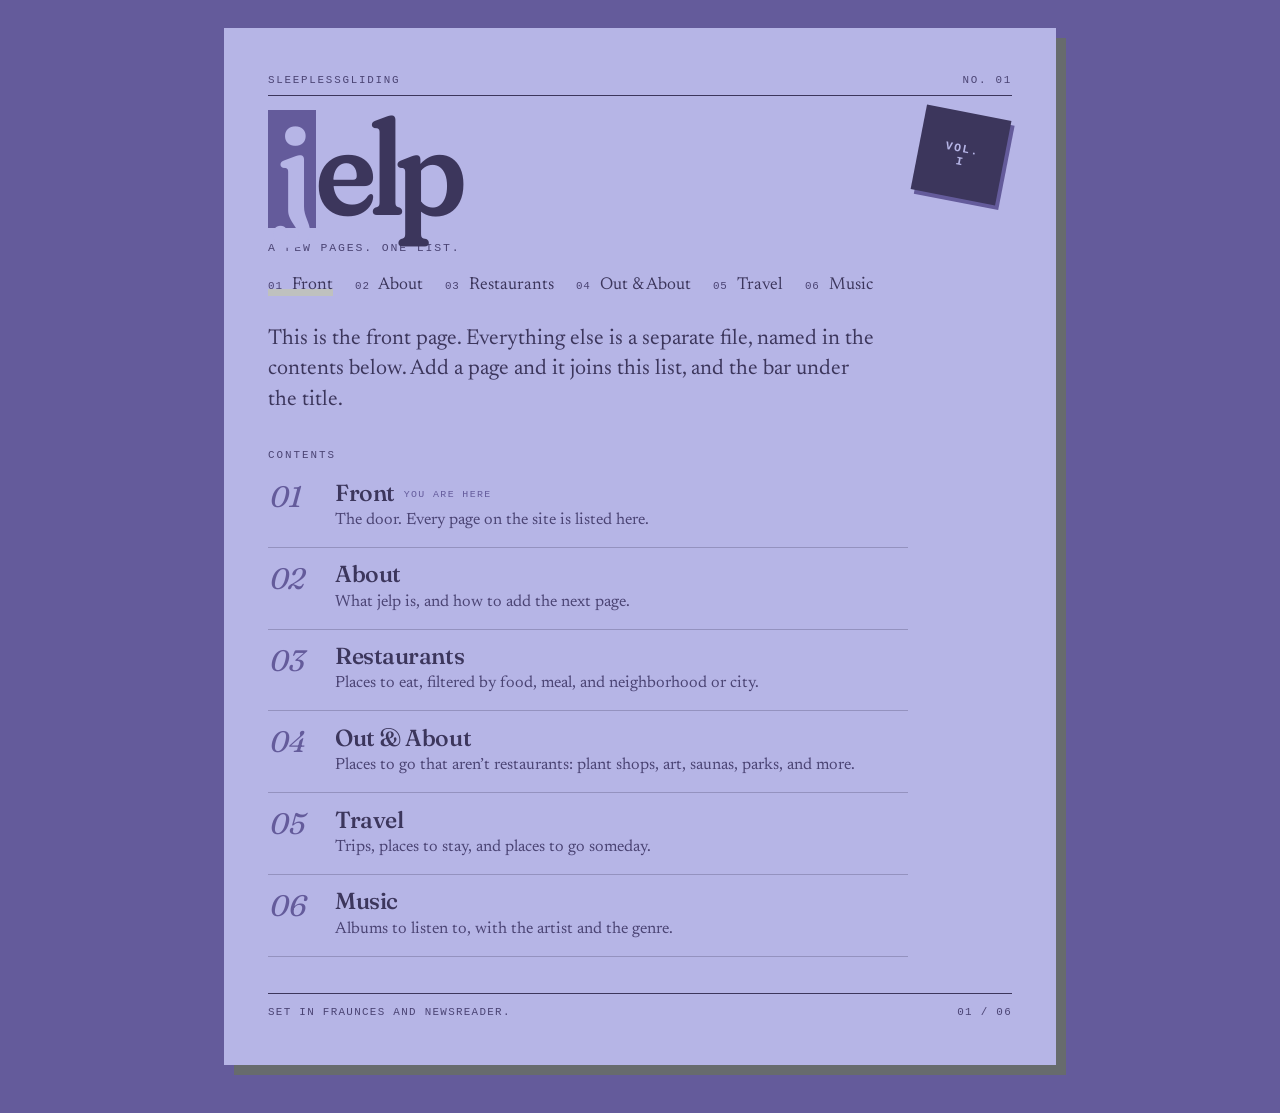
<file: index.html>
<!DOCTYPE html>
<html lang="en">
<head>
  <meta charset="utf-8">
  <meta name="viewport" content="width=device-width, initial-scale=1">
  <title>jelp</title>
  <meta name="description" content="jelp is a small site. Each page is its own file, gathered in one list.">
  <meta name="theme-color" content="#645b9b">
  <link rel="icon" href="favicon.svg" type="image/svg+xml">
  <link rel="preconnect" href="https://fonts.googleapis.com">
  <link rel="preconnect" href="https://fonts.gstatic.com" crossorigin>
  <link href="https://fonts.googleapis.com/css2?family=Fraunces:ital,opsz,wght@1,9..144,460;1,9..144,560&family=Newsreader:ital,opsz,wght@0,6..72,400;0,6..72,550;1,6..72,400&display=swap" rel="stylesheet">
  <link rel="stylesheet" href="site.css">
</head>
<body>
  <a class="skip" href="#content">Skip to content</a>
  <div class="sheet">
    <header class="masthead">
      <p class="issue"><span>sleeplessgliding</span><span>No. 01</span></p>
      <div class="titleblock">
        <h1 class="wordmark"><a href="index.html"><span class="j">j</span>elp</a></h1>
        <p class="stamp" aria-hidden="true">Vol.<br>I</p>
      </div>
      <p class="tagline">A few pages. One list.</p>
      <!-- Page links are filled from the pages array in site.js -->
      <nav class="contents-bar" data-nav aria-label="Pages">
        <noscript>
          <a href="index.html">01 Front</a>
          <a href="about.html">02 About</a>
          <a href="PDX/restaurants.html">03 Restaurants</a>
          <a href="PDX/out-and-about.html">04 Out &amp; About</a>
          <a href="travel.html">05 Travel</a>
          <a href="music.html">06 Music</a>
        </noscript>
      </nav>
    </header>
    <main id="content">
      <p class="lede">This is the front page. Everything else is a separate file, named in the contents below. Add a page and it joins this list, and the bar under the title.</p>
      <h2 class="section-label">Contents</h2>
      <noscript>
        <ol class="page-list">
          <li><a href="index.html"><span class="num">01</span><span class="title">Front</span><span class="blurb">The door. Every page on the site is listed here.</span></a></li>
          <li><a href="about.html"><span class="num">02</span><span class="title">About</span><span class="blurb">What jelp is, and how to add the next page.</span></a></li>
          <li><a href="PDX/restaurants.html"><span class="num">03</span><span class="title">Restaurants</span><span class="blurb">Portland places to eat, filtered by food and by meal.</span></a></li>
          <li><a href="PDX/out-and-about.html"><span class="num">04</span><span class="title">Out &amp; About</span><span class="blurb">Places to go that aren’t restaurants: plant shops, art, saunas, parks, and more.</span></a></li>
          <li><a href="travel.html"><span class="num">05</span><span class="title">Travel</span><span class="blurb">Trips, places to stay, and places to go someday.</span></a></li>
          <li><a href="music.html"><span class="num">06</span><span class="title">Music</span><span class="blurb">Albums to listen to, with the artist and the genre.</span></a></li>
        </ol>
      </noscript>
      <ol class="page-list" data-contents hidden></ol>
    </main>
    <footer class="colophon">
      <p>Set in Fraunces and Newsreader.</p>
      <p data-signature>jelp</p>
    </footer>
  </div>
  <script src="site.js"></script>
</body>
</html>
</file>
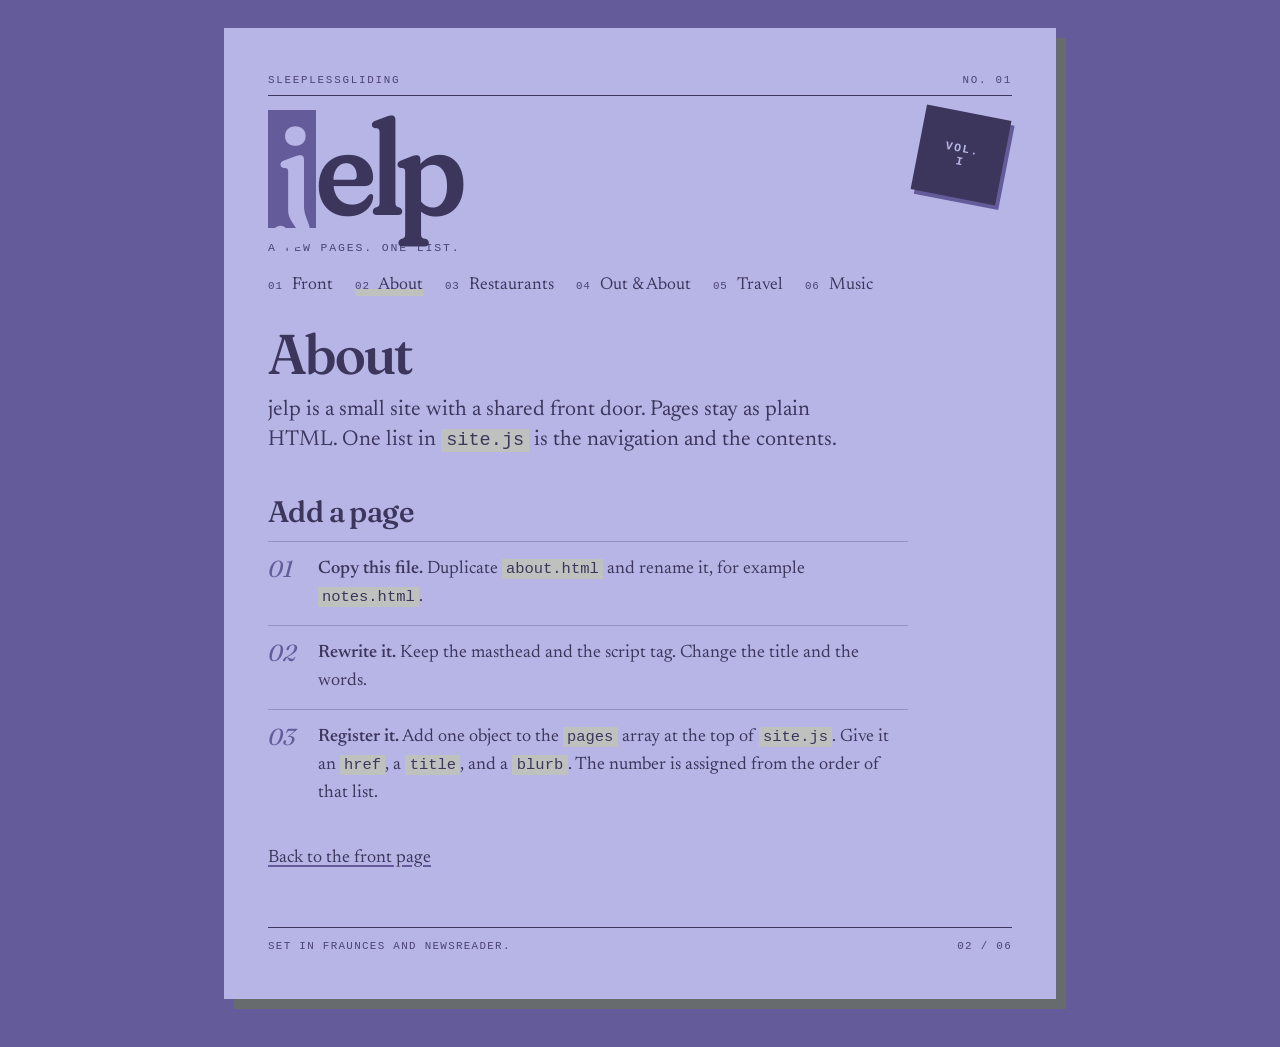
<file: about.html>
<!DOCTYPE html>
<html lang="en">
<head>
  <meta charset="utf-8">
  <meta name="viewport" content="width=device-width, initial-scale=1">
  <title>About — jelp</title>
  <meta name="description" content="What jelp is, and how to add another page.">
  <meta name="theme-color" content="#645b9b">
  <link rel="icon" href="favicon.svg" type="image/svg+xml">
  <link rel="preconnect" href="https://fonts.googleapis.com">
  <link rel="preconnect" href="https://fonts.gstatic.com" crossorigin>
  <link href="https://fonts.googleapis.com/css2?family=Fraunces:ital,opsz,wght@1,9..144,460;1,9..144,560&family=Newsreader:ital,opsz,wght@0,6..72,400;0,6..72,550;1,6..72,400&display=swap" rel="stylesheet">
  <link rel="stylesheet" href="site.css">
</head>
<body>
  <a class="skip" href="#content">Skip to content</a>
  <div class="sheet">
    <header class="masthead">
      <p class="issue"><span>sleeplessgliding</span><span>No. 01</span></p>
      <div class="titleblock">
        <p class="wordmark"><a href="index.html"><span class="j">j</span>elp</a></p>
        <p class="stamp" aria-hidden="true">Vol.<br>I</p>
      </div>
      <p class="tagline">A few pages. One list.</p>
      <nav class="contents-bar" data-nav aria-label="Pages">
        <noscript>
          <a href="index.html">01 Front</a>
          <a href="about.html">02 About</a>
          <a href="PDX/restaurants.html">03 Restaurants</a>
          <a href="PDX/out-and-about.html">04 Out &amp; About</a>
          <a href="travel.html">05 Travel</a>
          <a href="music.html">06 Music</a>
        </noscript>
      </nav>
    </header>
    <main id="content">
      <h1>About</h1>
      <p class="lede">jelp is a small site with a shared front door. Pages stay as plain HTML. One list in <code>site.js</code> is the navigation and the contents.</p>
      <h2>Add a page</h2>
      <ol class="steps">
        <li><strong>Copy this file.</strong> Duplicate <code>about.html</code> and rename it, for example <code>notes.html</code>.</li>
        <li><strong>Rewrite it.</strong> Keep the masthead and the script tag. Change the title and the words.</li>
        <li><strong>Register it.</strong> Add one object to the <code>pages</code> array at the top of <code>site.js</code>. Give it an <code>href</code>, a <code>title</code>, and a <code>blurb</code>. The number is assigned from the order of that list.</li>
      </ol>
      <p class="return"><a href="index.html">Back to the front page</a></p>
    </main>
    <footer class="colophon">
      <p>Set in Fraunces and Newsreader.</p>
      <p data-signature>jelp</p>
    </footer>
  </div>
  <script src="site.js"></script>
</body>
</html>
</file>
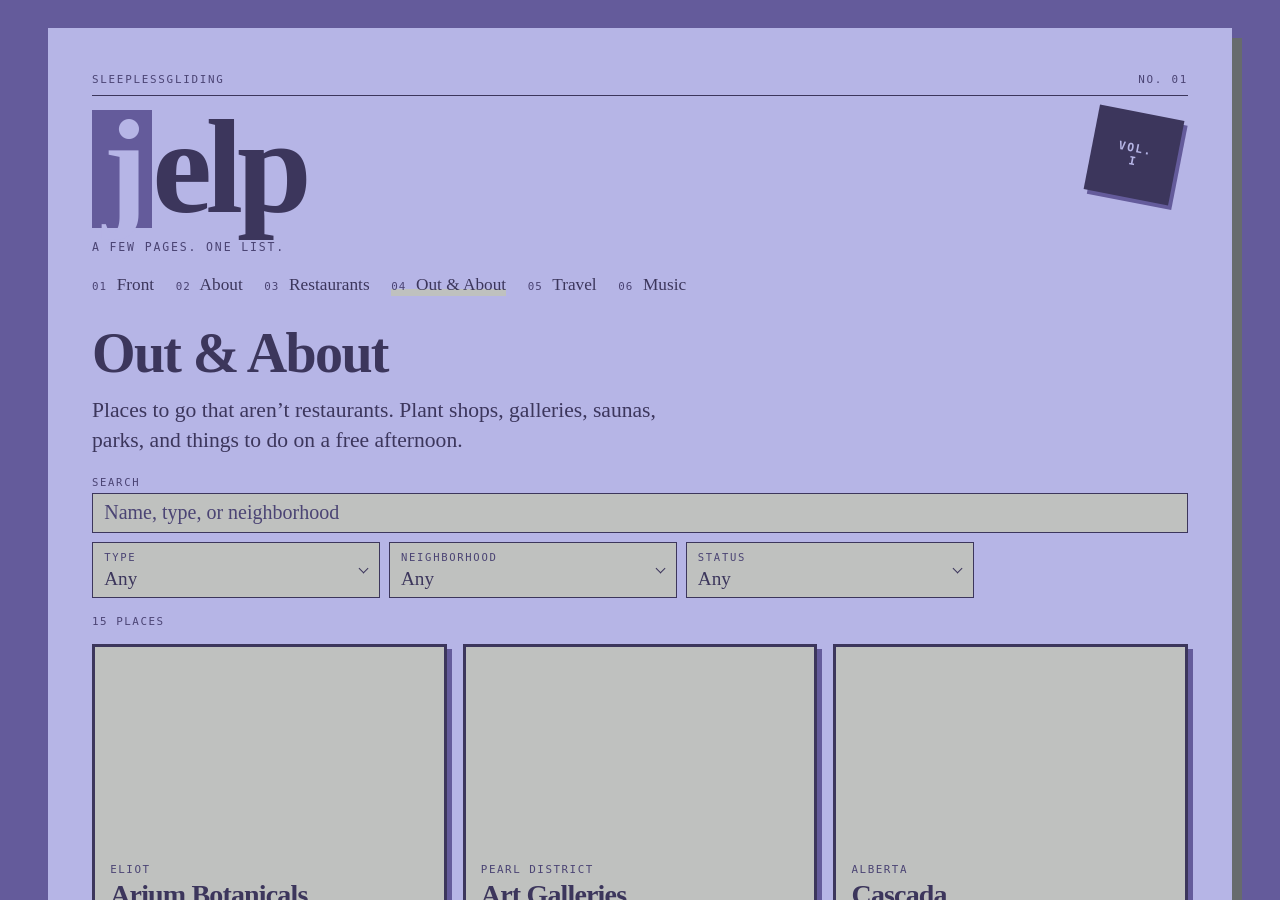
<file: misc.html>
<!DOCTYPE html>
<html lang="en">
<head>
  <meta charset="utf-8">
  <meta name="viewport" content="width=device-width, initial-scale=1">
  <title>Misc — jelp</title>
  <meta http-equiv="refresh" content="0; url=PDX/out-and-about.html">
  <link rel="canonical" href="PDX/out-and-about.html">
  <link rel="stylesheet" href="site.css">
</head>
<body>
  <p>This page moved to <a href="PDX/out-and-about.html">Out &amp; About</a>.</p>
</body>
</html>
</file>
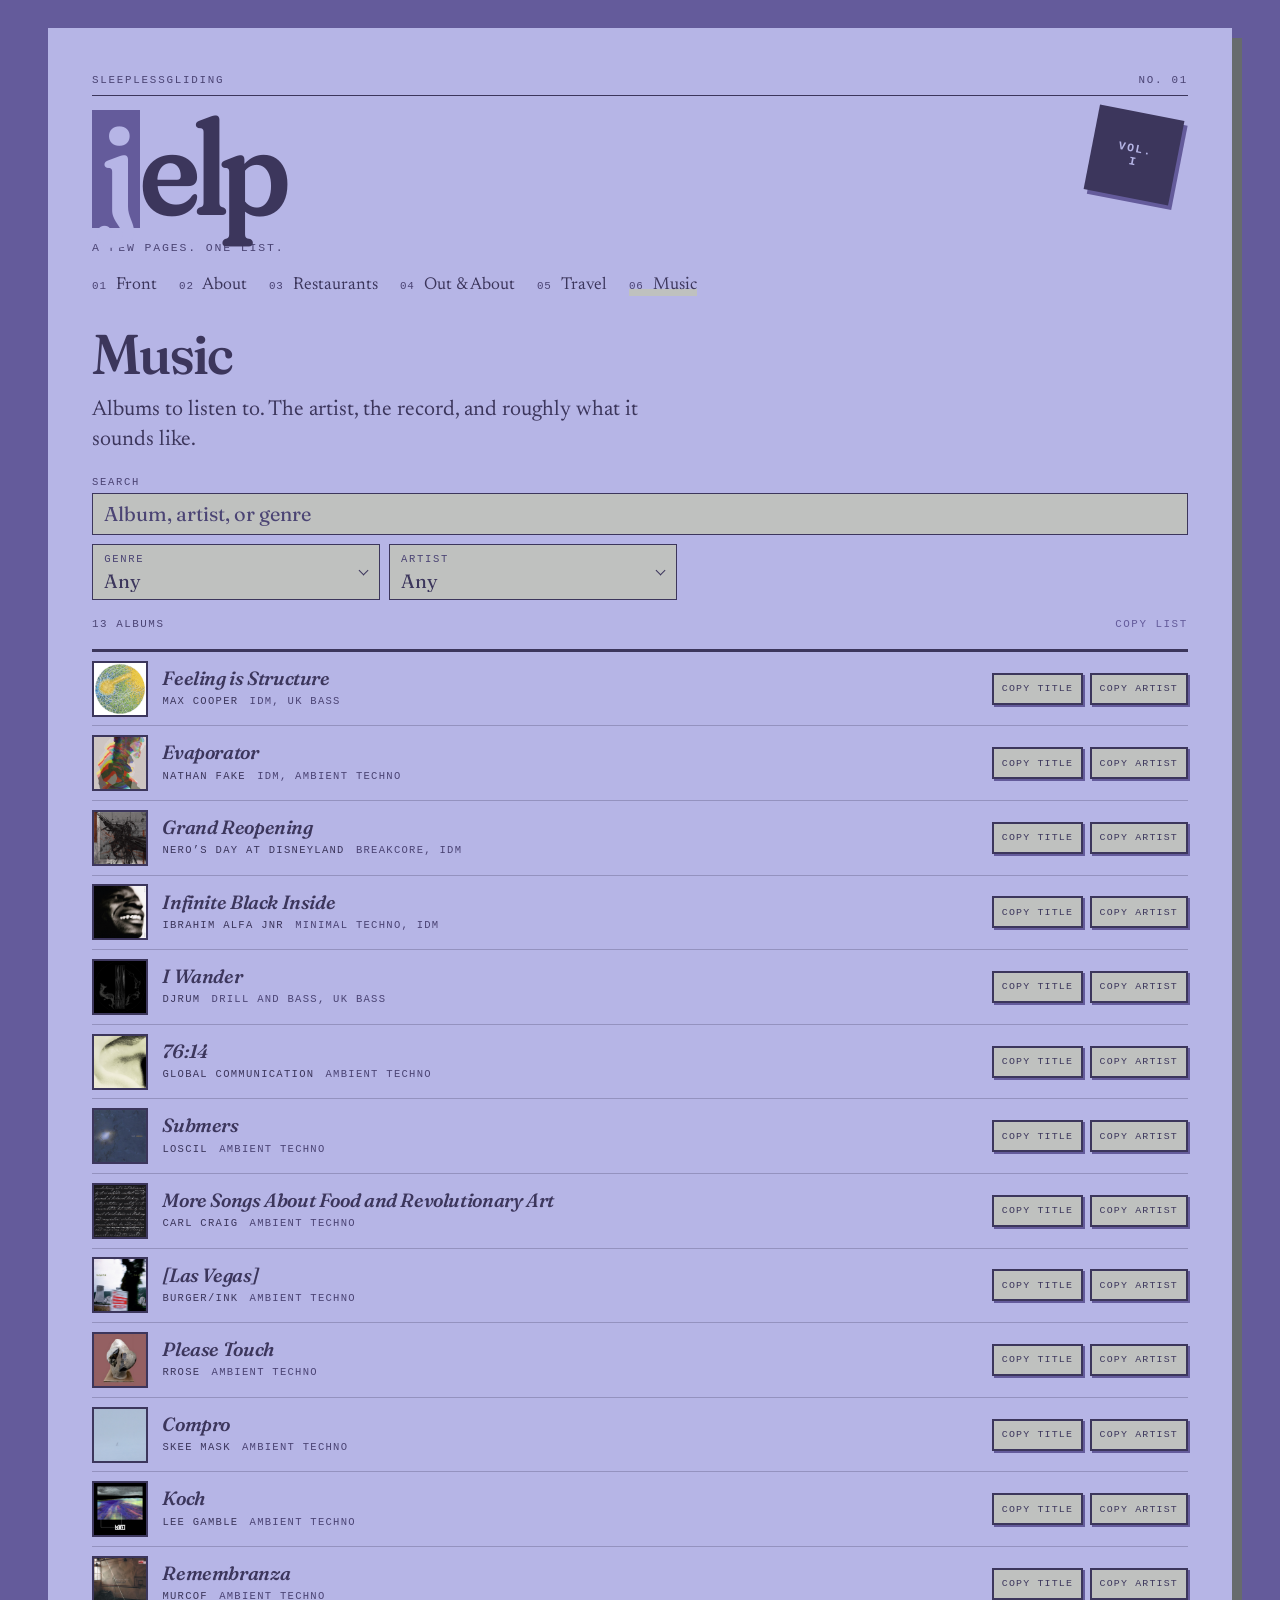
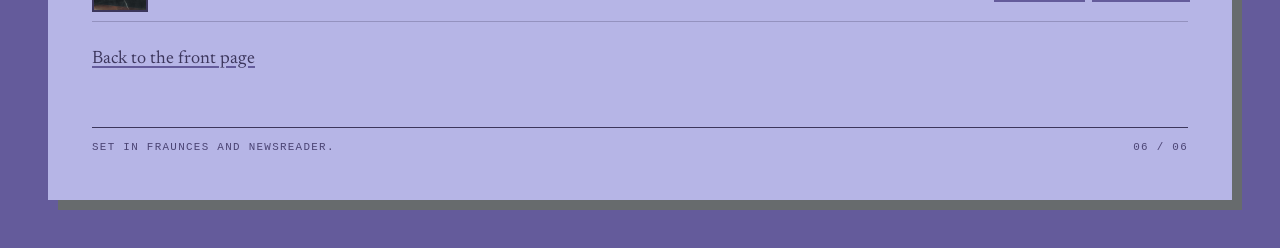
<file: music.html>
<!DOCTYPE html>
<html lang="en">
<head>
  <meta charset="utf-8">
  <meta name="viewport" content="width=device-width, initial-scale=1">
  <title>Music — jelp</title>
  <meta name="description" content="Albums to listen to, with the artist and the genre.">
  <meta name="theme-color" content="#645b9b">
  <link rel="icon" href="favicon.svg" type="image/svg+xml">
  <link rel="preconnect" href="https://fonts.googleapis.com">
  <link rel="preconnect" href="https://fonts.gstatic.com" crossorigin>
  <link href="https://fonts.googleapis.com/css2?family=Fraunces:ital,opsz,wght@1,9..144,460;1,9..144,560&family=Newsreader:ital,opsz,wght@0,6..72,400;0,6..72,550;1,6..72,400&display=swap" rel="stylesheet">
  <link rel="stylesheet" href="site.css">
</head>
<body>
  <a class="skip" href="#content">Skip to content</a>
  <div class="sheet wide">
    <header class="masthead">
      <p class="issue"><span>sleeplessgliding</span><span>No. 01</span></p>
      <div class="titleblock">
        <p class="wordmark"><a href="index.html"><span class="j">j</span>elp</a></p>
        <p class="stamp" aria-hidden="true">Vol.<br>I</p>
      </div>
      <p class="tagline">A few pages. One list.</p>
      <nav class="contents-bar" data-nav aria-label="Pages">
        <noscript>
          <a href="index.html">01 Front</a>
          <a href="about.html">02 About</a>
          <a href="PDX/restaurants.html">03 Restaurants</a>
          <a href="PDX/out-and-about.html">04 Out &amp; About</a>
          <a href="travel.html">05 Travel</a>
          <a href="music.html">06 Music</a>
        </noscript>
      </nav>
    </header>
    <main id="content">
      <h1>Music</h1>
      <p class="lede">Albums to listen to. The artist, the record, and roughly what it sounds like.</p>
      <div class="filters">
        <label class="search">
          <span>Search</span>
          <input type="search" data-search placeholder="Album, artist, or genre" autocomplete="off">
        </label>
        <div class="filter-menu" data-genre-filters></div>
        <div class="filter-menu" data-artist-filters></div>
      </div>
      <p class="result-line"><span data-count>Albums</span><span class="result-actions"><button type="button" data-copy-list>Copy list</button><button type="button" data-clear hidden>Clear</button></span></p>
      <ul class="album-list" data-music-list></ul>
      <p class="empty" data-empty hidden>Nothing on the list matches that combination.</p>
      <noscript>
        <ul class="directory">
          <li>
            <p class="hood">Max Cooper</p>
            <h2>Feeling is Structure</h2>
            <p class="tags"><span class="tag tag-food">IDM</span><span class="tag tag-food">UK Bass</span></p>
          </li>
          <li>
            <p class="hood">Nathan Fake</p>
            <h2>Evaporator</h2>
            <p class="tags"><span class="tag tag-food">IDM</span><span class="tag tag-food">Ambient Techno</span></p>
          </li>
          <li>
            <p class="hood">Nero&rsquo;s Day at Disneyland</p>
            <h2>Grand Reopening</h2>
            <p class="tags"><span class="tag tag-food">Breakcore</span><span class="tag tag-food">IDM</span></p>
          </li>
          <li>
            <p class="hood">Ibrahim Alfa JNR</p>
            <h2>Infinite Black Inside</h2>
            <p class="tags"><span class="tag tag-food">Minimal Techno</span><span class="tag tag-food">IDM</span></p>
          </li>
          <li>
            <p class="hood">DJRUM</p>
            <h2>I Wander</h2>
            <p class="tags"><span class="tag tag-food">Drill and Bass</span><span class="tag tag-food">UK Bass</span></p>
          </li>
          <li>
            <p class="hood">Global Communication</p>
            <h2>76:14</h2>
            <p class="tags"><span class="tag tag-food">Ambient Techno</span></p>
          </li>
          <li>
            <p class="hood">Loscil</p>
            <h2>Submers</h2>
            <p class="tags"><span class="tag tag-food">Ambient Techno</span></p>
          </li>
          <li>
            <p class="hood">Carl Craig</p>
            <h2>More Songs About Food and Revolutionary Art</h2>
            <p class="tags"><span class="tag tag-food">Ambient Techno</span></p>
          </li>
          <li>
            <p class="hood">Burger/Ink</p>
            <h2>[Las Vegas]</h2>
            <p class="tags"><span class="tag tag-food">Ambient Techno</span></p>
          </li>
          <li>
            <p class="hood">Rrose</p>
            <h2>Please Touch</h2>
            <p class="tags"><span class="tag tag-food">Ambient Techno</span></p>
          </li>
          <li>
            <p class="hood">Skee Mask</p>
            <h2>Compro</h2>
            <p class="tags"><span class="tag tag-food">Ambient Techno</span></p>
          </li>
          <li>
            <p class="hood">Lee Gamble</p>
            <h2>Koch</h2>
            <p class="tags"><span class="tag tag-food">Ambient Techno</span></p>
          </li>
          <li>
            <p class="hood">Murcof</p>
            <h2>Remembranza</h2>
            <p class="tags"><span class="tag tag-food">Ambient Techno</span></p>
          </li>
        </ul>
      </noscript>
      <p class="return"><a href="index.html">Back to the front page</a></p>
    </main>
    <footer class="colophon">
      <p>Set in Fraunces and Newsreader.</p>
      <p data-signature>jelp</p>
    </footer>
  </div>
  <script src="site.js"></script>
  <script src="PDX/places.js"></script>
</body>
</html>
</file>
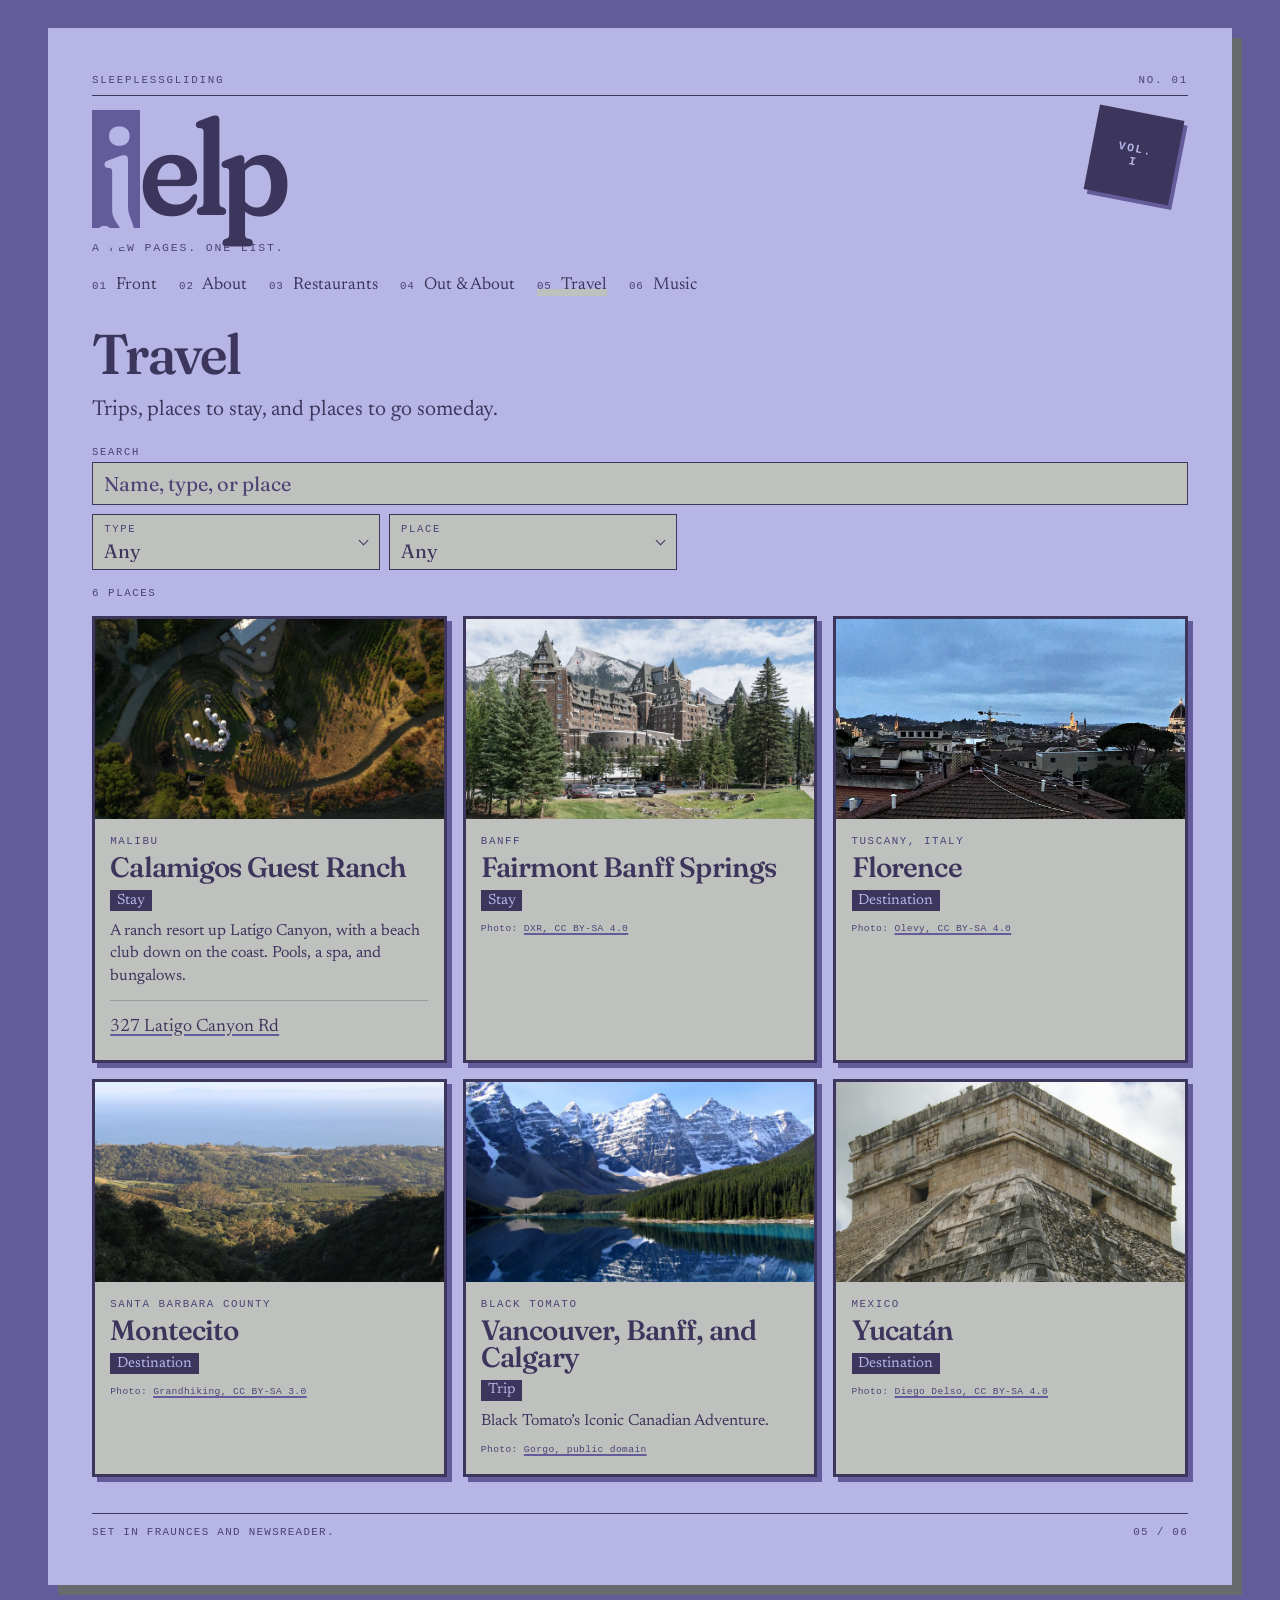
<file: travel.html>
<!DOCTYPE html>
<html lang="en">
<head>
  <meta charset="utf-8">
  <meta name="viewport" content="width=device-width, initial-scale=1">
  <title>Travel — jelp</title>
  <meta name="description" content="Trips, places to stay, and places to go someday.">
  <meta name="theme-color" content="#645b9b">
  <link rel="icon" href="favicon.svg" type="image/svg+xml">
  <link rel="preconnect" href="https://fonts.googleapis.com">
  <link rel="preconnect" href="https://fonts.gstatic.com" crossorigin>
  <link href="https://fonts.googleapis.com/css2?family=Fraunces:ital,opsz,wght@1,9..144,460;1,9..144,560&family=Newsreader:ital,opsz,wght@0,6..72,400;0,6..72,550;1,6..72,400&display=swap" rel="stylesheet">
  <link rel="stylesheet" href="site.css">
</head>
<body>
  <a class="skip" href="#content">Skip to content</a>
  <div class="sheet wide">
    <header class="masthead">
      <p class="issue"><span>sleeplessgliding</span><span>No. 01</span></p>
      <div class="titleblock">
        <p class="wordmark"><a href="index.html"><span class="j">j</span>elp</a></p>
        <p class="stamp" aria-hidden="true">Vol.<br>I</p>
      </div>
      <p class="tagline">A few pages. One list.</p>
      <nav class="contents-bar" data-nav aria-label="Pages">
        <noscript>
          <a href="index.html">01 Front</a>
          <a href="about.html">02 About</a>
          <a href="PDX/restaurants.html">03 Restaurants</a>
          <a href="PDX/out-and-about.html">04 Out &amp; About</a>
          <a href="travel.html">05 Travel</a>
          <a href="music.html">06 Music</a>
        </noscript>
      </nav>
    </header>
    <main id="content">
      <h1>Travel</h1>
      <p class="lede">Trips, places to stay, and places to go someday.</p>
      <div class="filters">
        <label class="search">
          <span>Search</span>
          <input type="search" data-search placeholder="Name, type, or place" autocomplete="off">
        </label>
        <div class="filter-menu" data-type-filters></div>
        <div class="filter-menu" data-hood-filters></div>
      </div>
      <p class="result-line"><span data-count>Places</span><button type="button" data-clear hidden>Clear</button></p>
      <div class="place-grid" data-travel-list></div>
      <p class="empty" data-empty hidden>Nothing on the list matches that combination.</p>
      <noscript>
        <p class="note">The list needs JavaScript.</p>
      </noscript>
    </main>
    <footer class="colophon">
      <p>Set in Fraunces and Newsreader.</p>
      <p data-signature>jelp</p>
    </footer>
  </div>
  <script src="site.js"></script>
  <script src="PDX/places.js"></script>
</body>
</html>
</file>
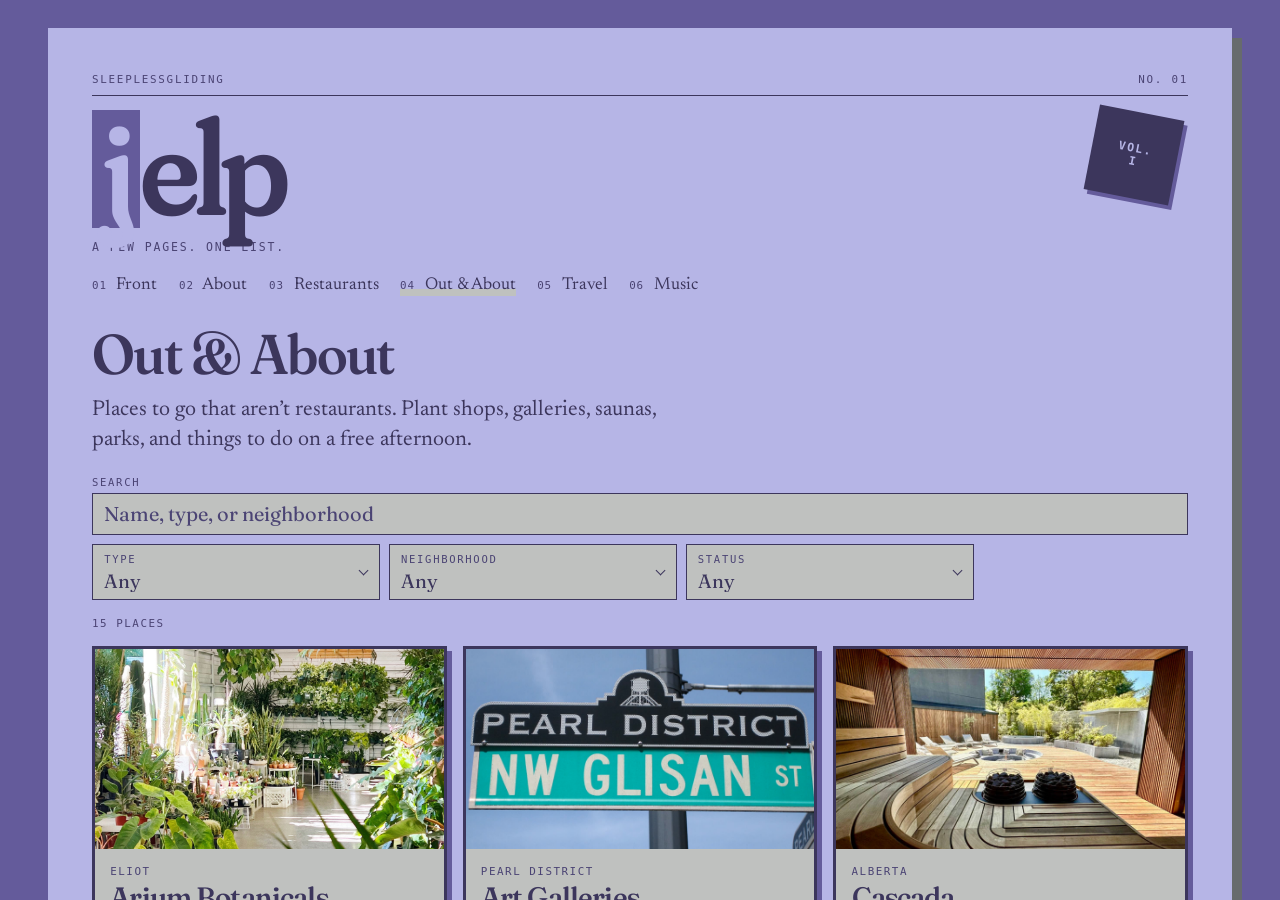
<file: PDX/nurseries.html>
<!DOCTYPE html>
<html lang="en">
<head>
  <meta charset="utf-8">
  <meta name="viewport" content="width=device-width, initial-scale=1">
  <title>Nurseries — jelp</title>
  <meta http-equiv="refresh" content="0; url=out-and-about.html">
  <link rel="canonical" href="out-and-about.html">
  <link rel="stylesheet" href="../site.css">
</head>
<body>
  <p>This page moved to <a href="out-and-about.html">Out &amp; About</a>.</p>
</body>
</html>
</file>
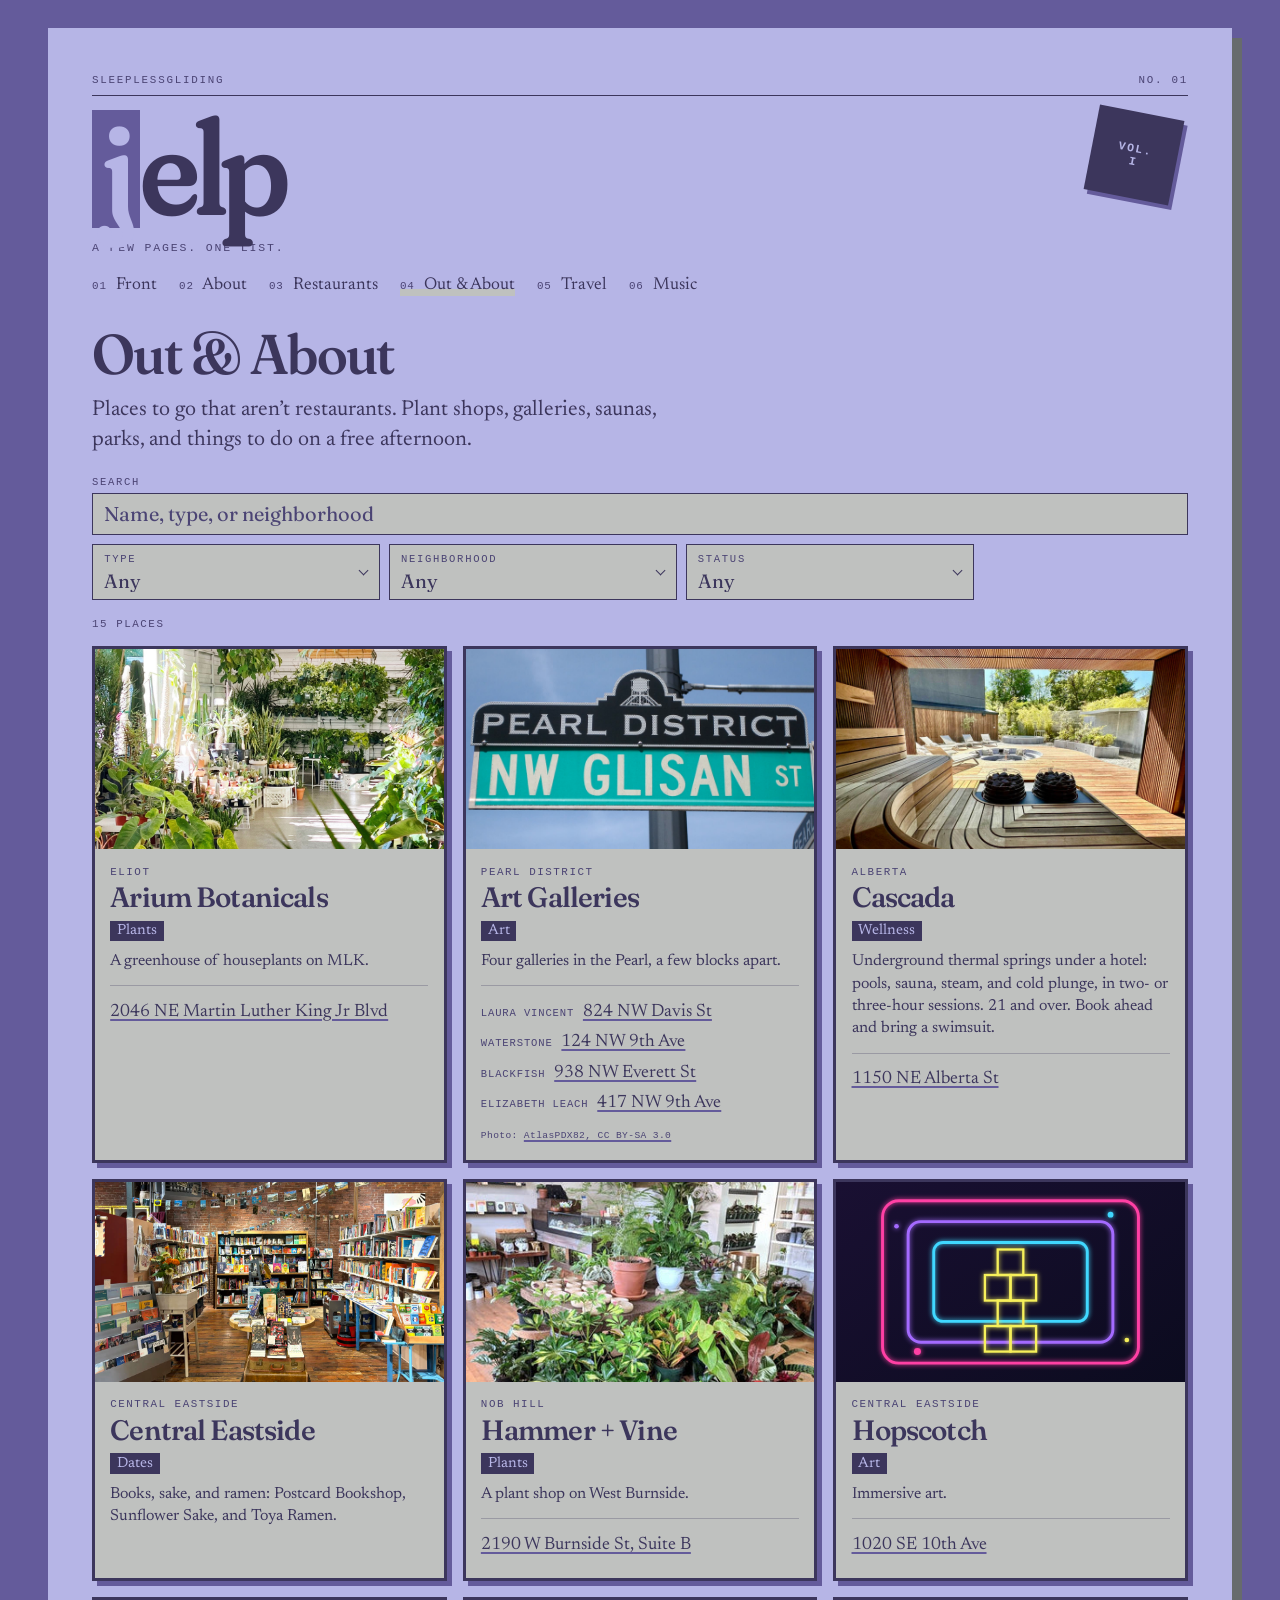
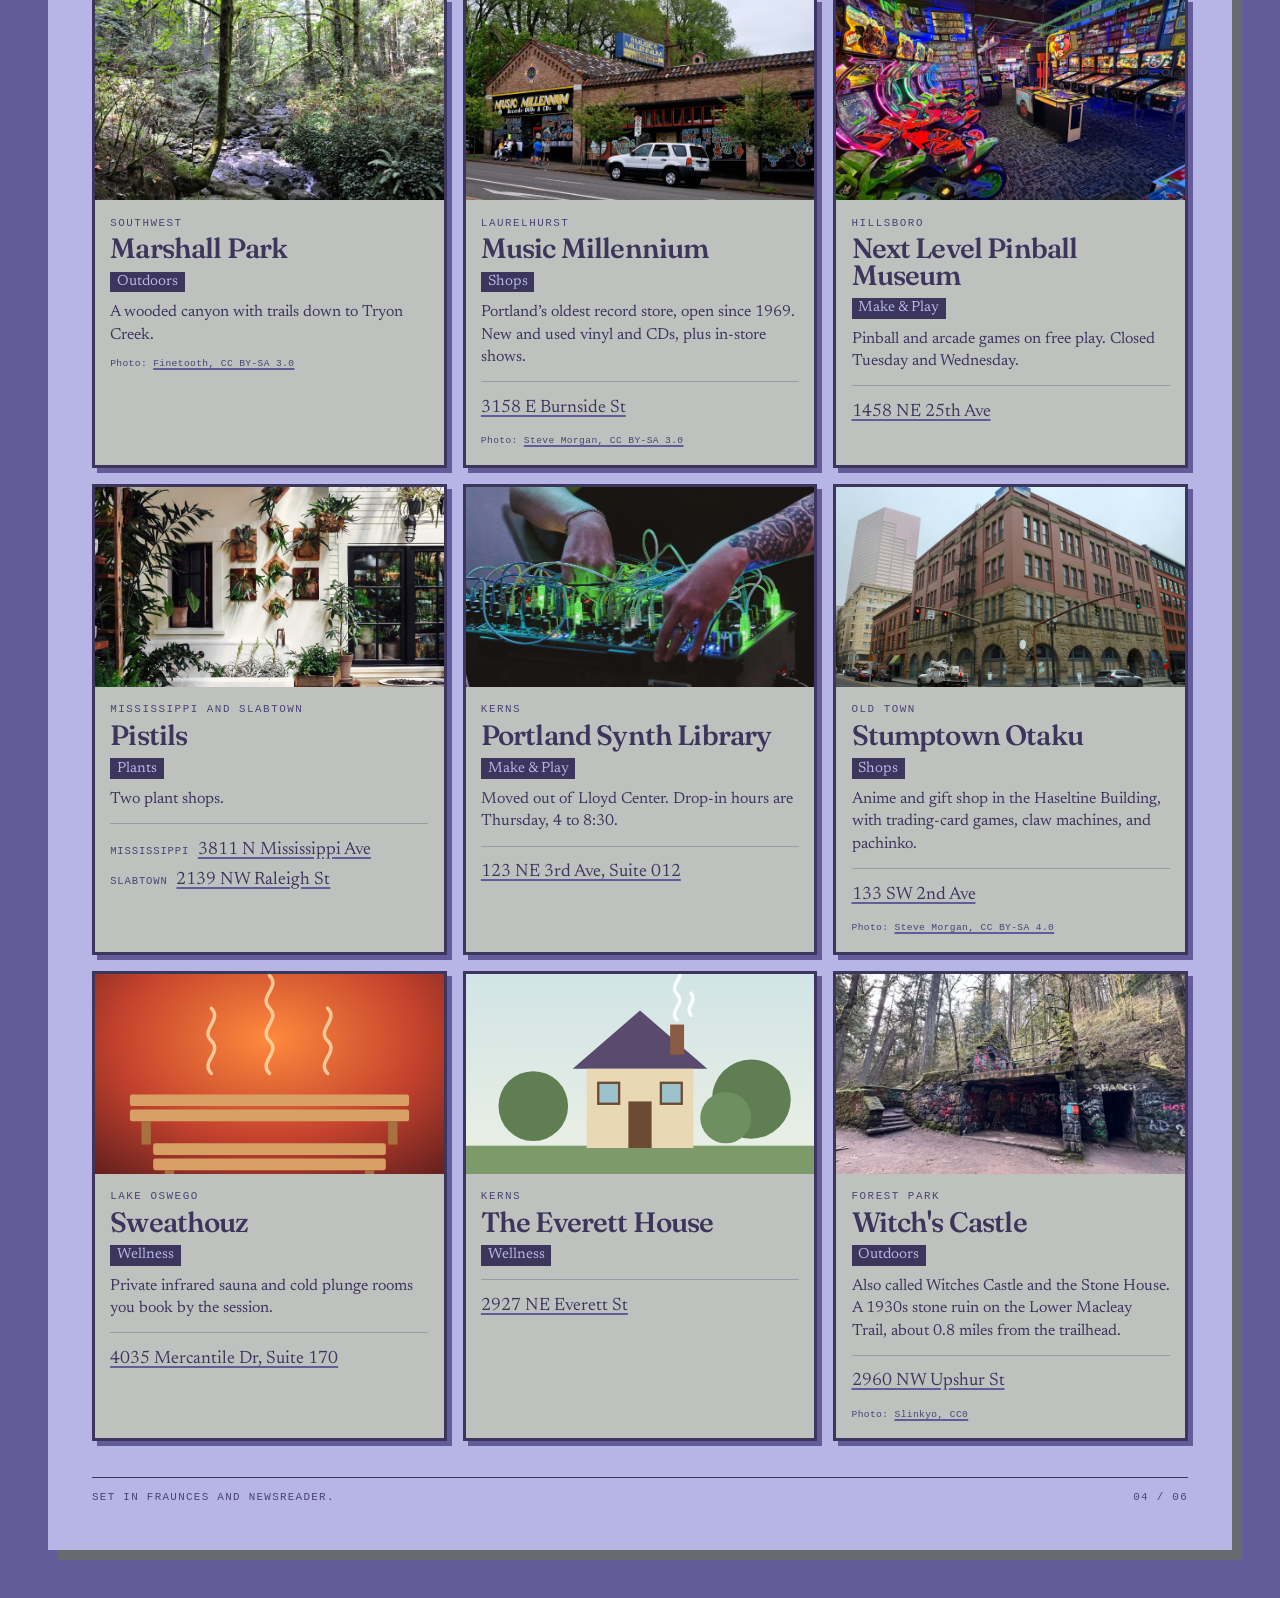
<file: PDX/out-and-about.html>
<!DOCTYPE html>
<html lang="en">
<head>
  <meta charset="utf-8">
  <meta name="viewport" content="width=device-width, initial-scale=1">
  <title>Out &amp; About — jelp</title>
  <meta name="description" content="Places to go around Portland: plant shops, art, saunas, parks, and more.">
  <meta name="theme-color" content="#645b9b">
  <link rel="icon" href="../favicon.svg" type="image/svg+xml">
  <link rel="preconnect" href="https://fonts.googleapis.com">
  <link rel="preconnect" href="https://fonts.gstatic.com" crossorigin>
  <link href="https://fonts.googleapis.com/css2?family=Fraunces:ital,opsz,wght@1,9..144,460;1,9..144,560&family=Newsreader:ital,opsz,wght@0,6..72,400;0,6..72,550;1,6..72,400&display=swap" rel="stylesheet">
  <link rel="stylesheet" href="../site.css">
</head>
<body>
  <a class="skip" href="#content">Skip to content</a>
  <div class="sheet wide">
    <header class="masthead">
      <p class="issue"><span>sleeplessgliding</span><span>No. 01</span></p>
      <div class="titleblock">
        <p class="wordmark"><a href="../index.html"><span class="j">j</span>elp</a></p>
        <p class="stamp" aria-hidden="true">Vol.<br>I</p>
      </div>
      <p class="tagline">A few pages. One list.</p>
      <nav class="contents-bar" data-nav aria-label="Pages">
        <noscript>
          <a href="../index.html">01 Front</a>
          <a href="../about.html">02 About</a>
          <a href="restaurants.html">03 Restaurants</a>
          <a href="out-and-about.html">04 Out &amp; About</a>
          <a href="../travel.html">05 Travel</a>
          <a href="../music.html">06 Music</a>
        </noscript>
      </nav>
    </header>
    <main id="content">
      <h1>Out &amp; About</h1>
      <p class="lede">Places to go that aren’t restaurants. Plant shops, galleries, saunas, parks, and things to do on a free afternoon.</p>
      <div class="filters">
        <label class="search">
          <span>Search</span>
          <input type="search" data-search placeholder="Name, type, or neighborhood" autocomplete="off">
        </label>
        <div class="filter-menu" data-type-filters></div>
        <div class="filter-menu" data-hood-filters></div>
        <div class="filter-menu" data-status-filters></div>
      </div>
      <p class="result-line"><span data-count>Places</span><button type="button" data-clear hidden>Clear</button></p>
      <div class="place-grid" data-outings-list></div>
      <p class="empty" data-empty hidden>Nothing on the list matches that combination.</p>
      <noscript>
        <p class="note">The list needs JavaScript.</p>
      </noscript>
    </main>
    <footer class="colophon">
      <p>Set in Fraunces and Newsreader.</p>
      <p data-signature>jelp</p>
    </footer>
  </div>
  <script src="../site.js"></script>
  <script src="places.js"></script>
</body>
</html>
</file>
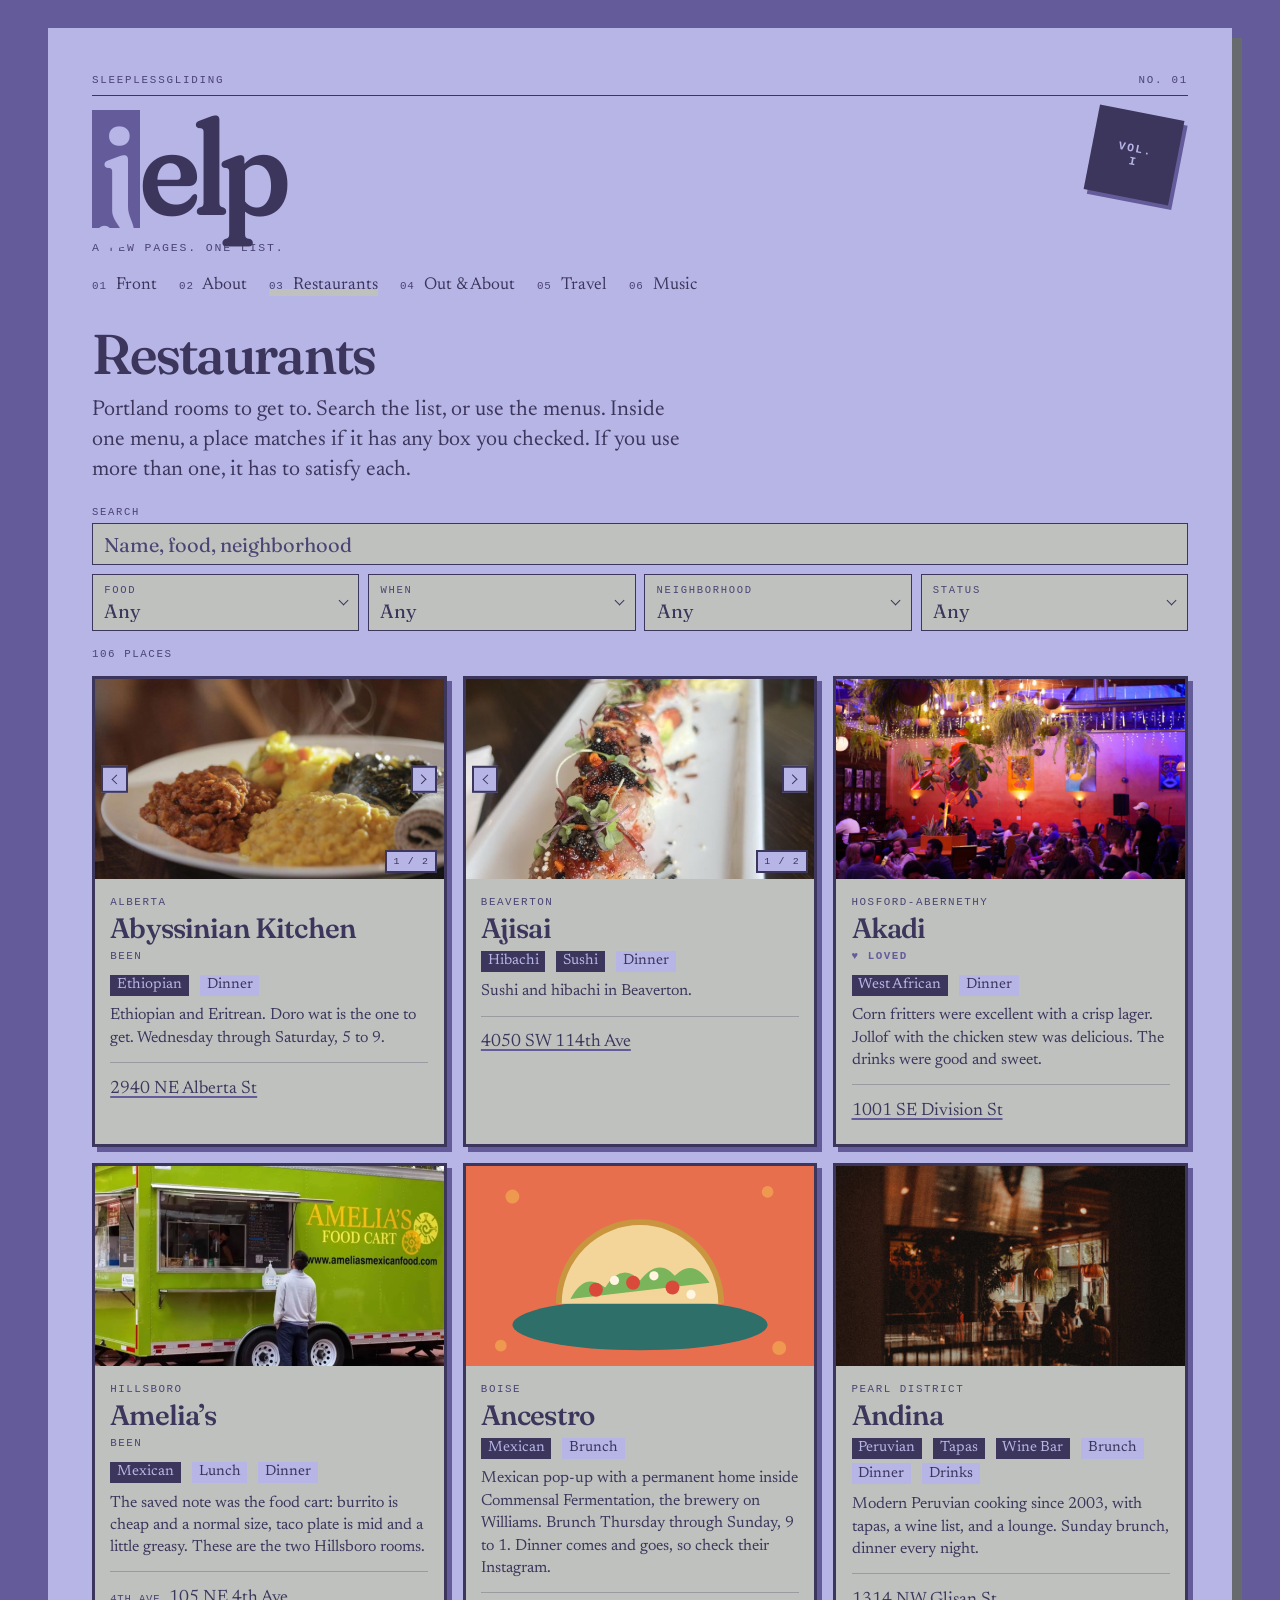
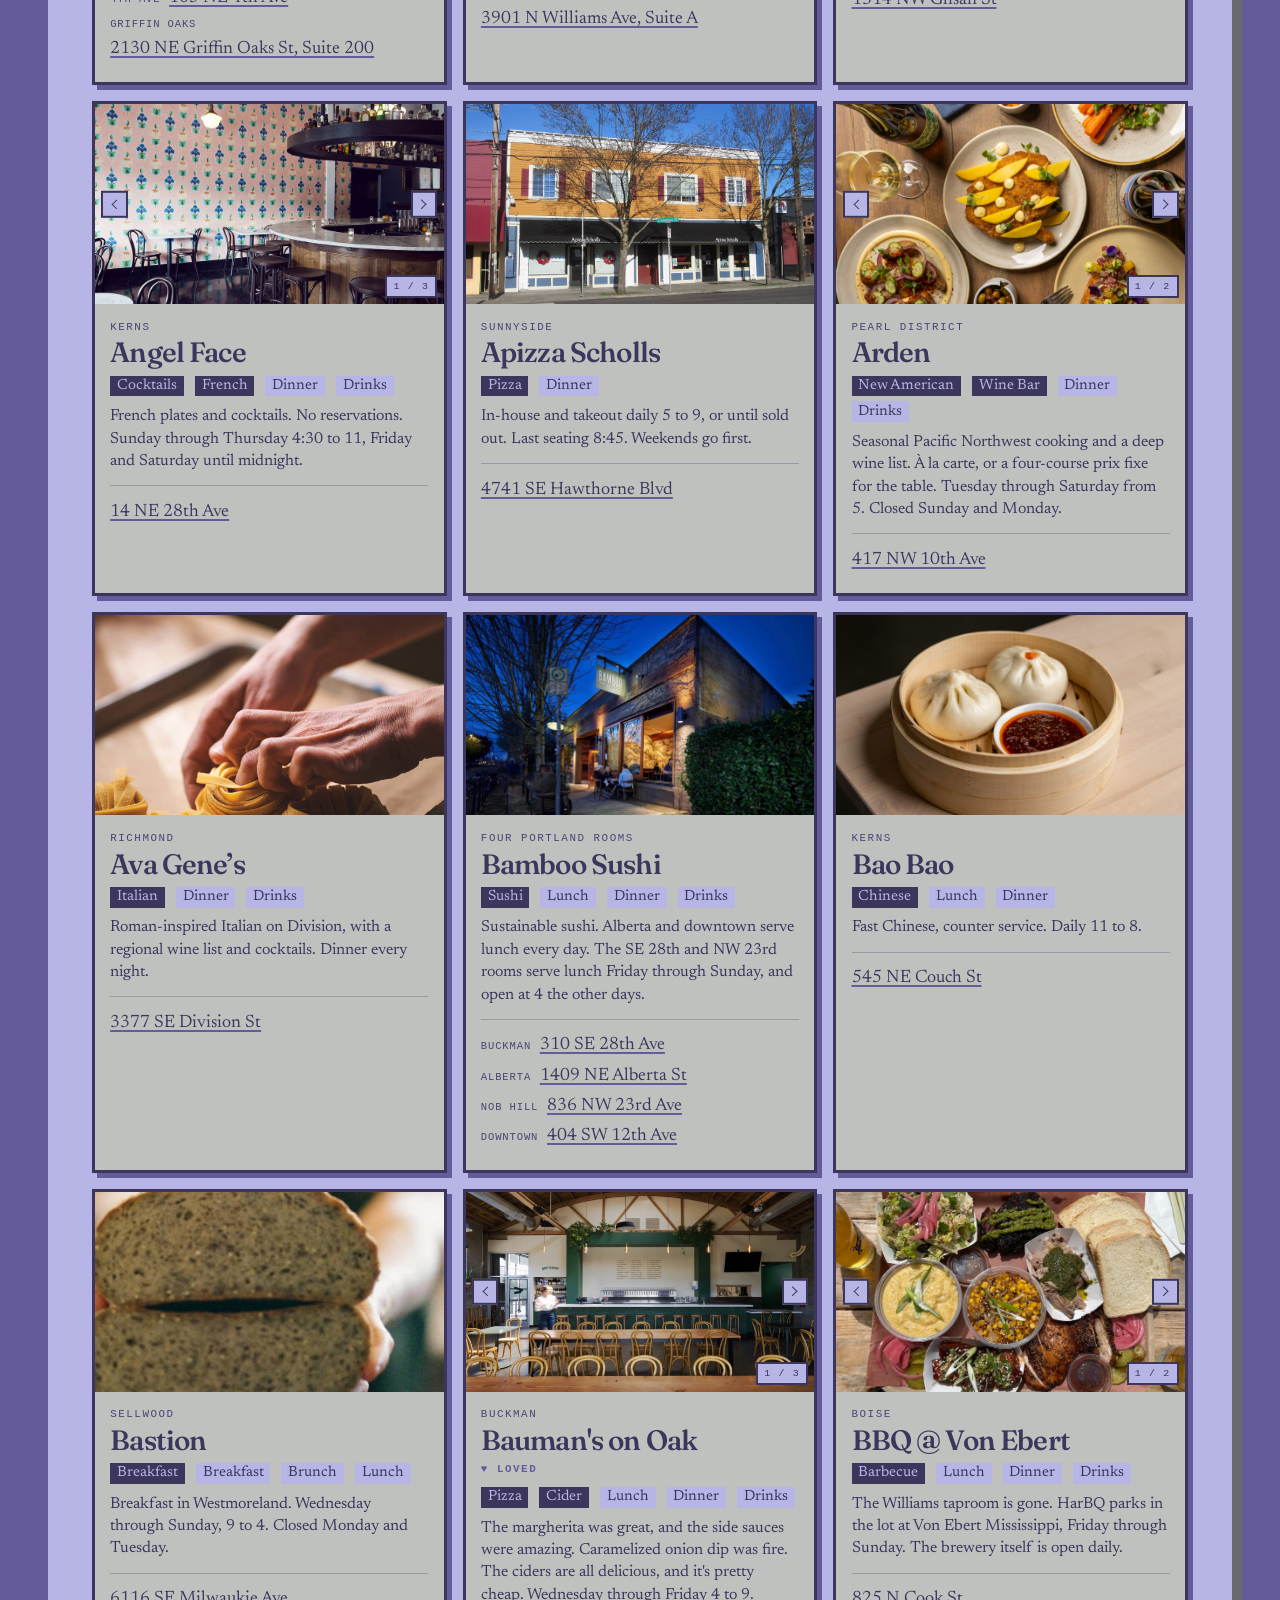
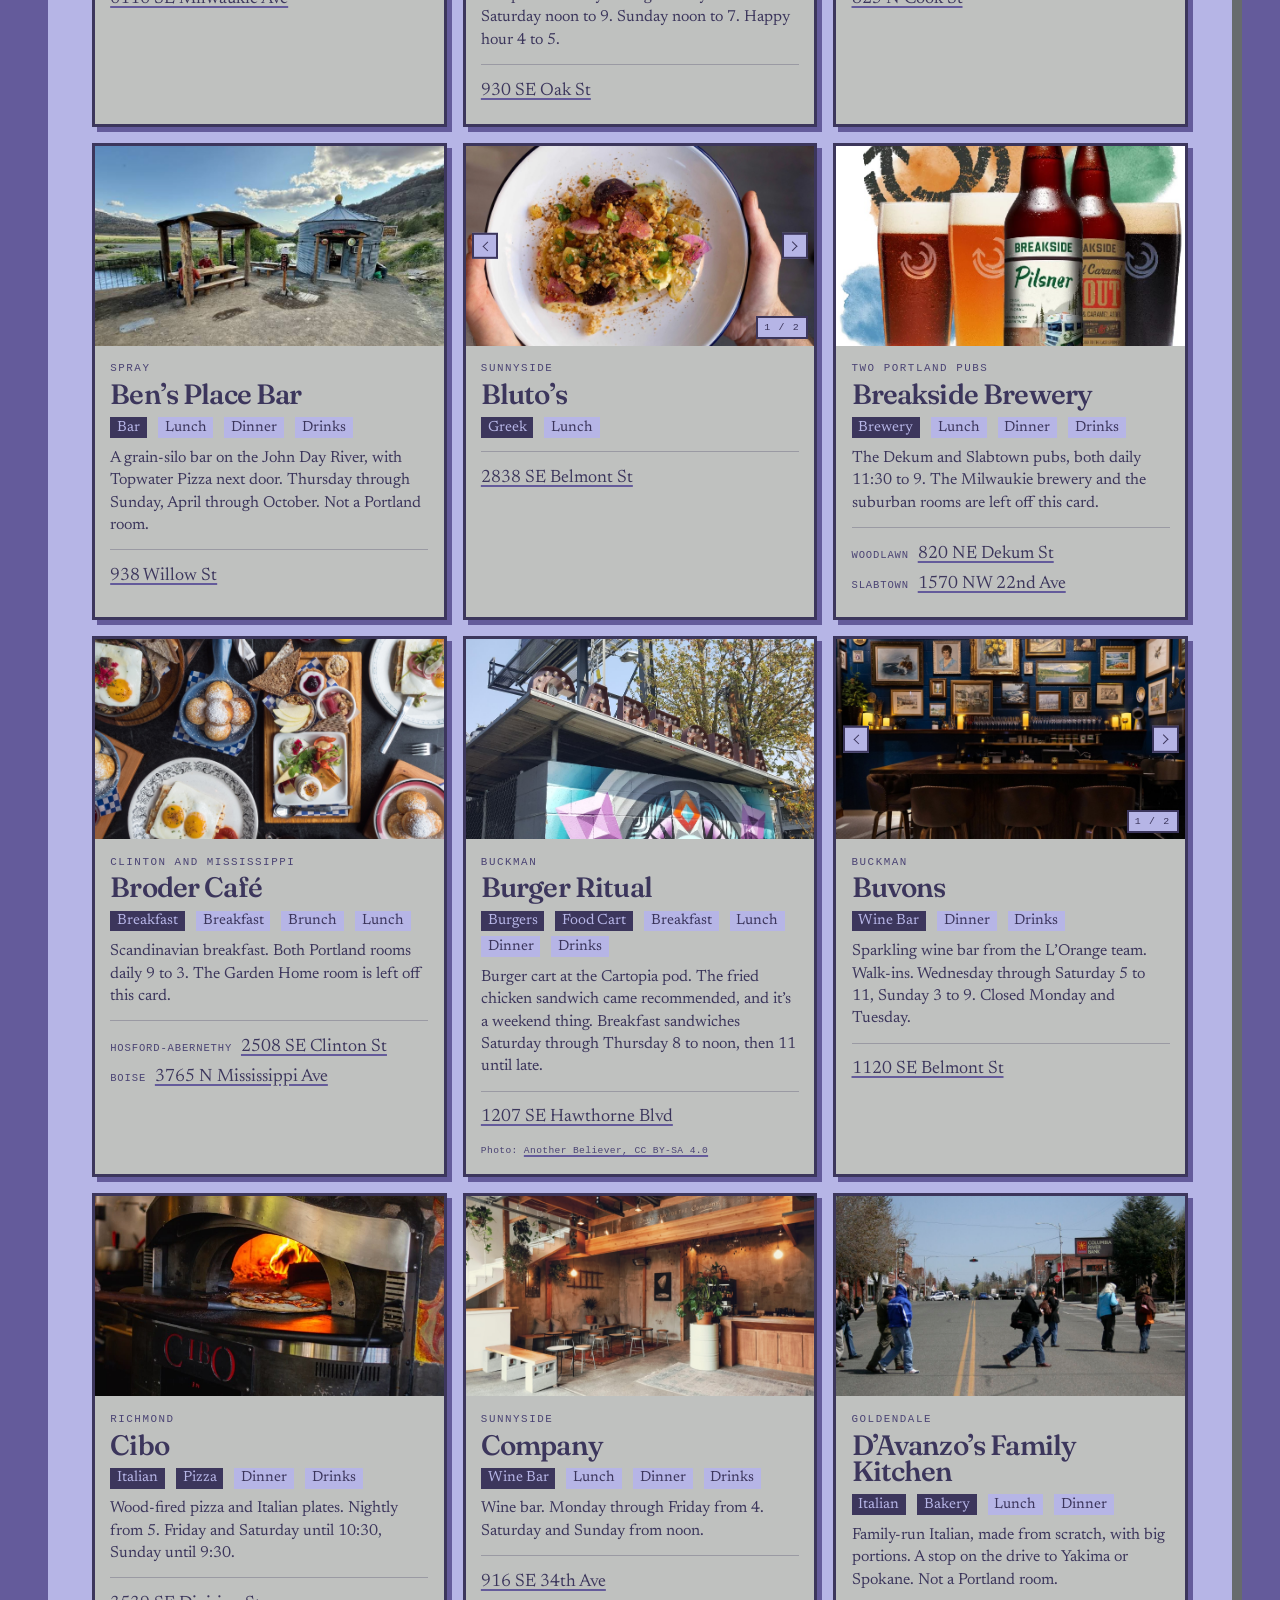
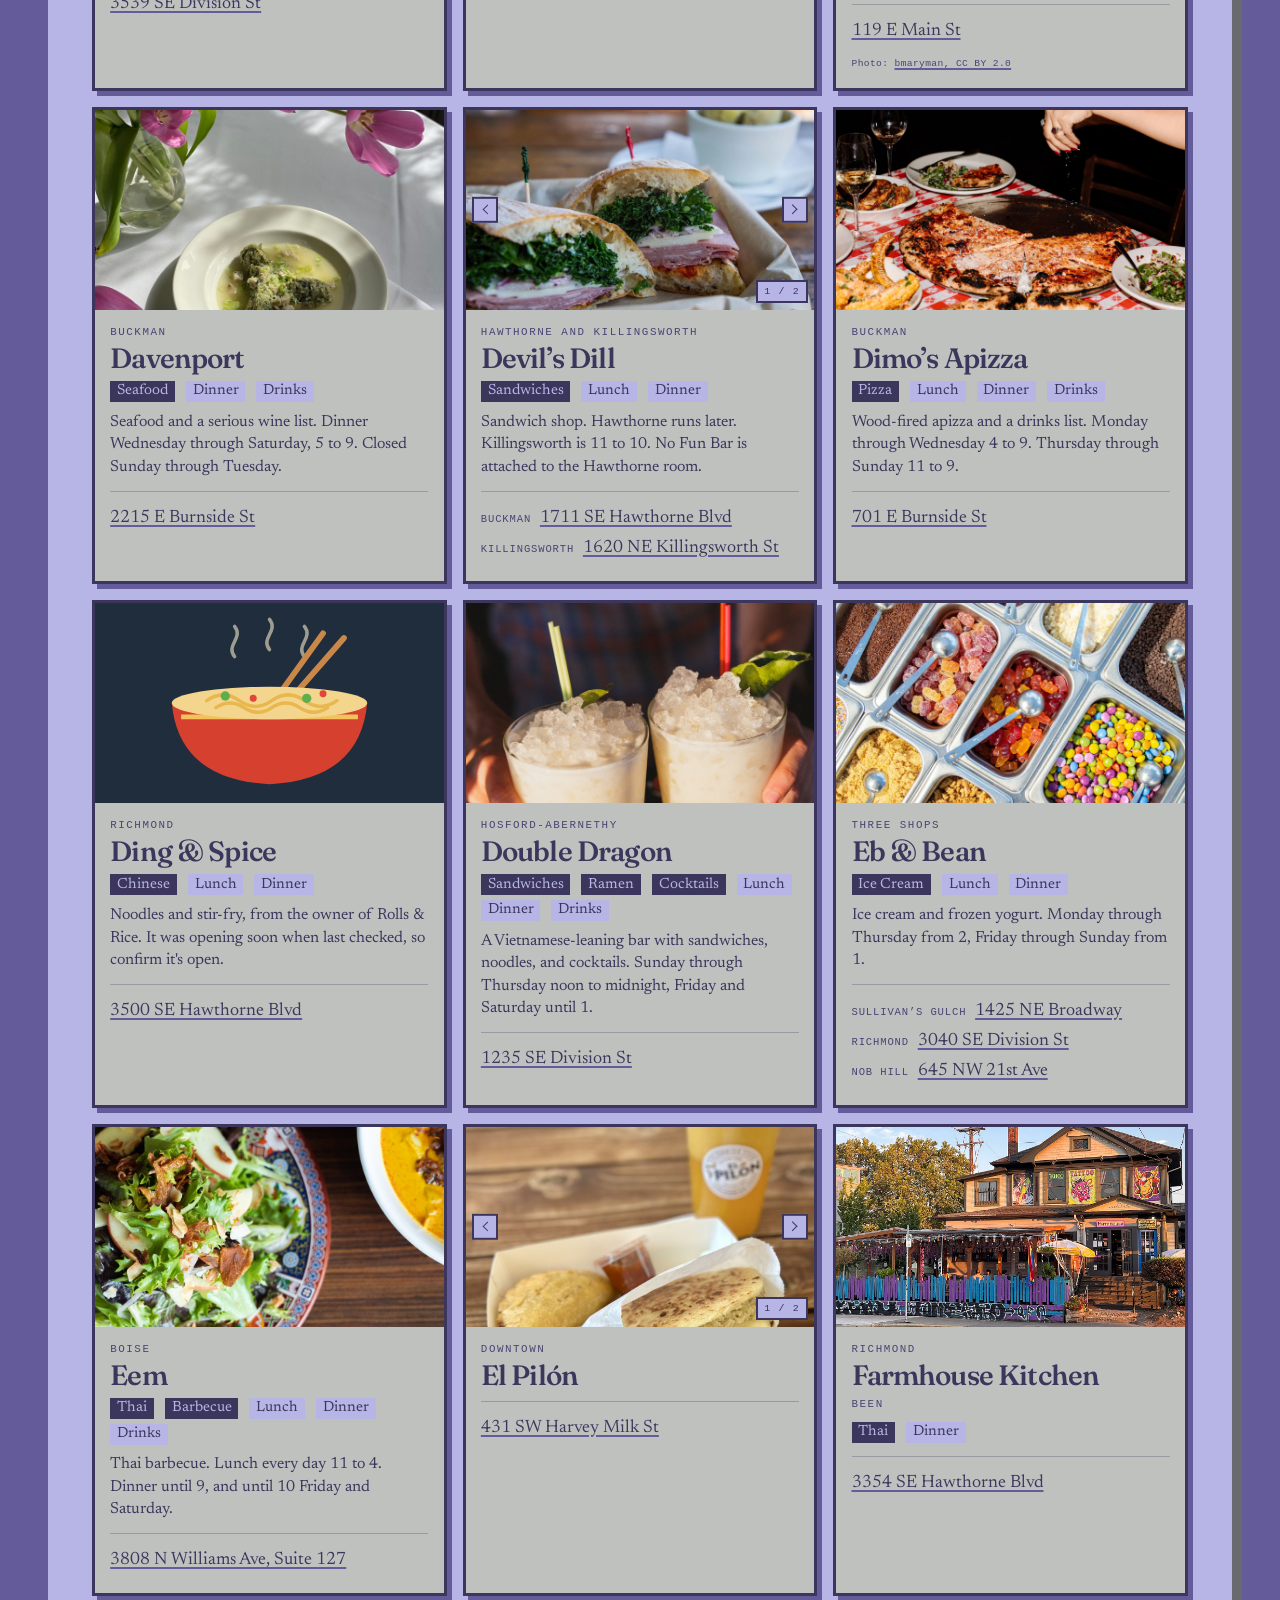
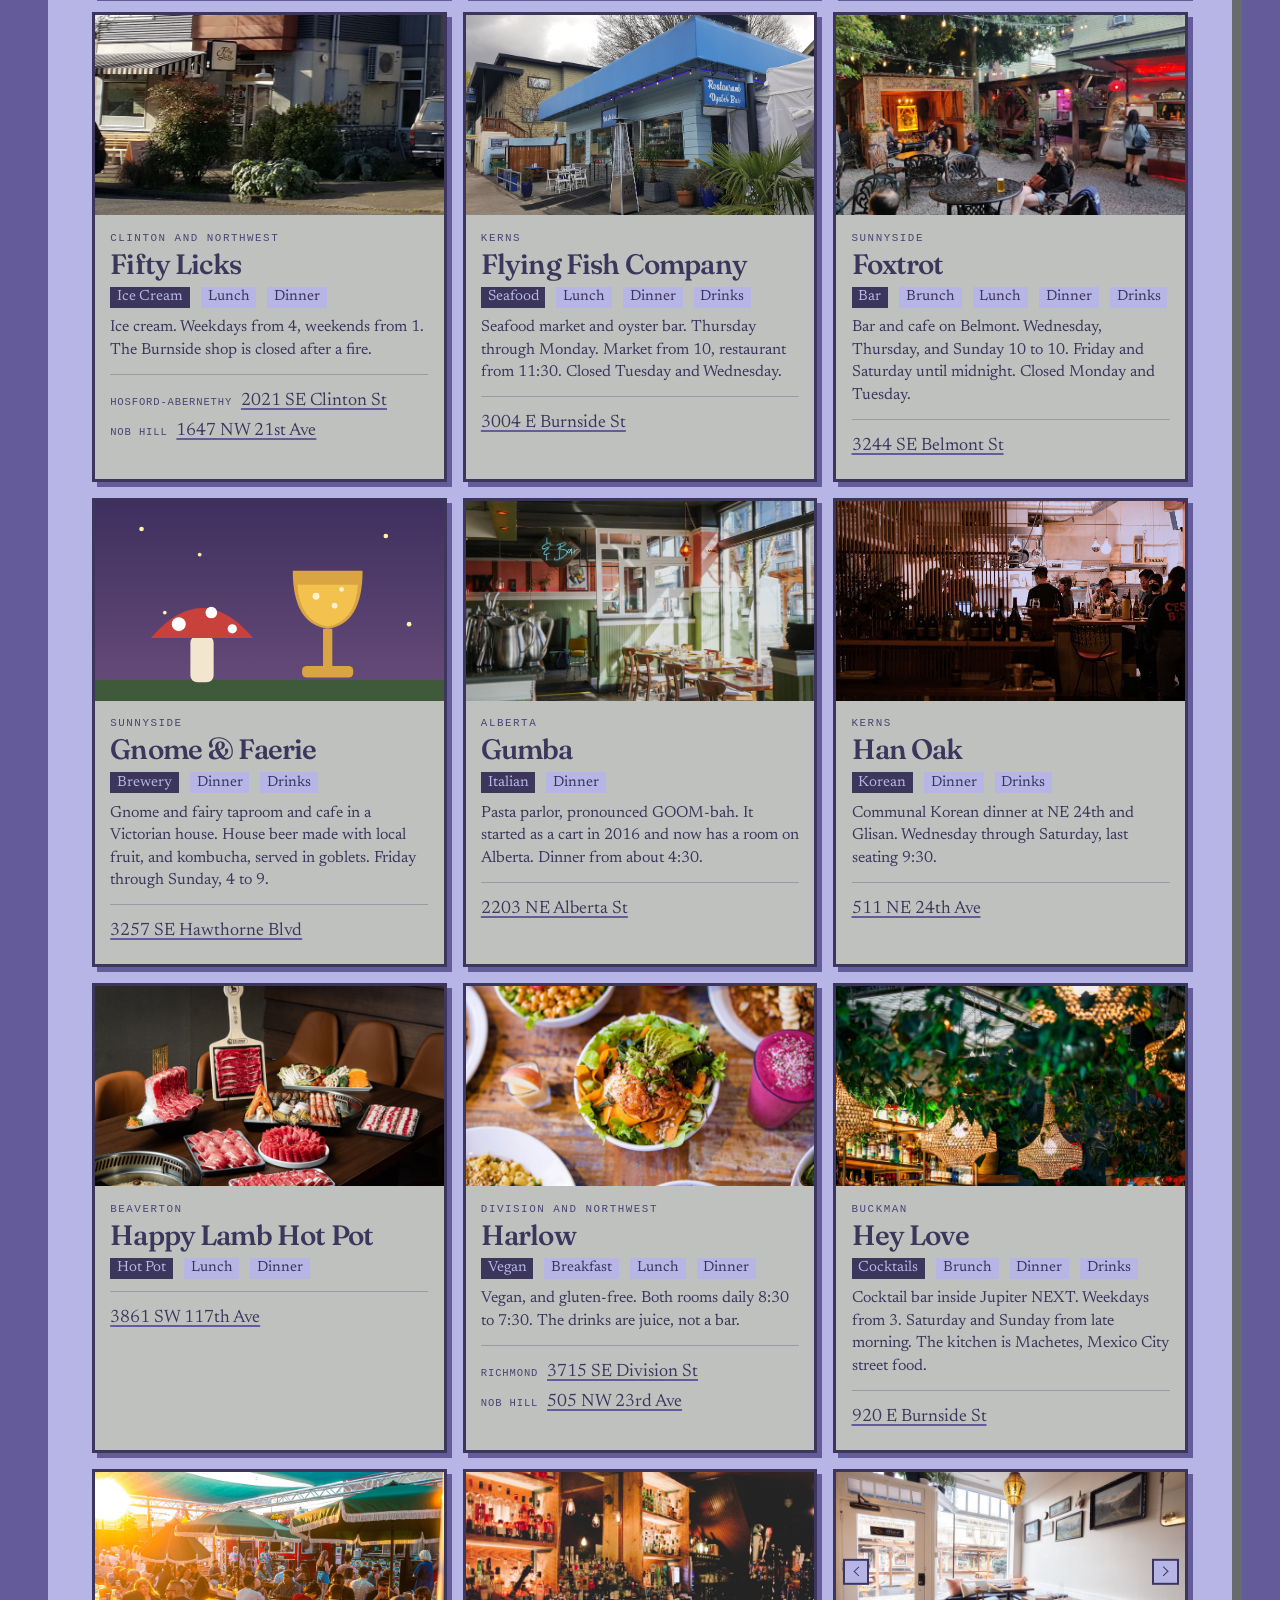
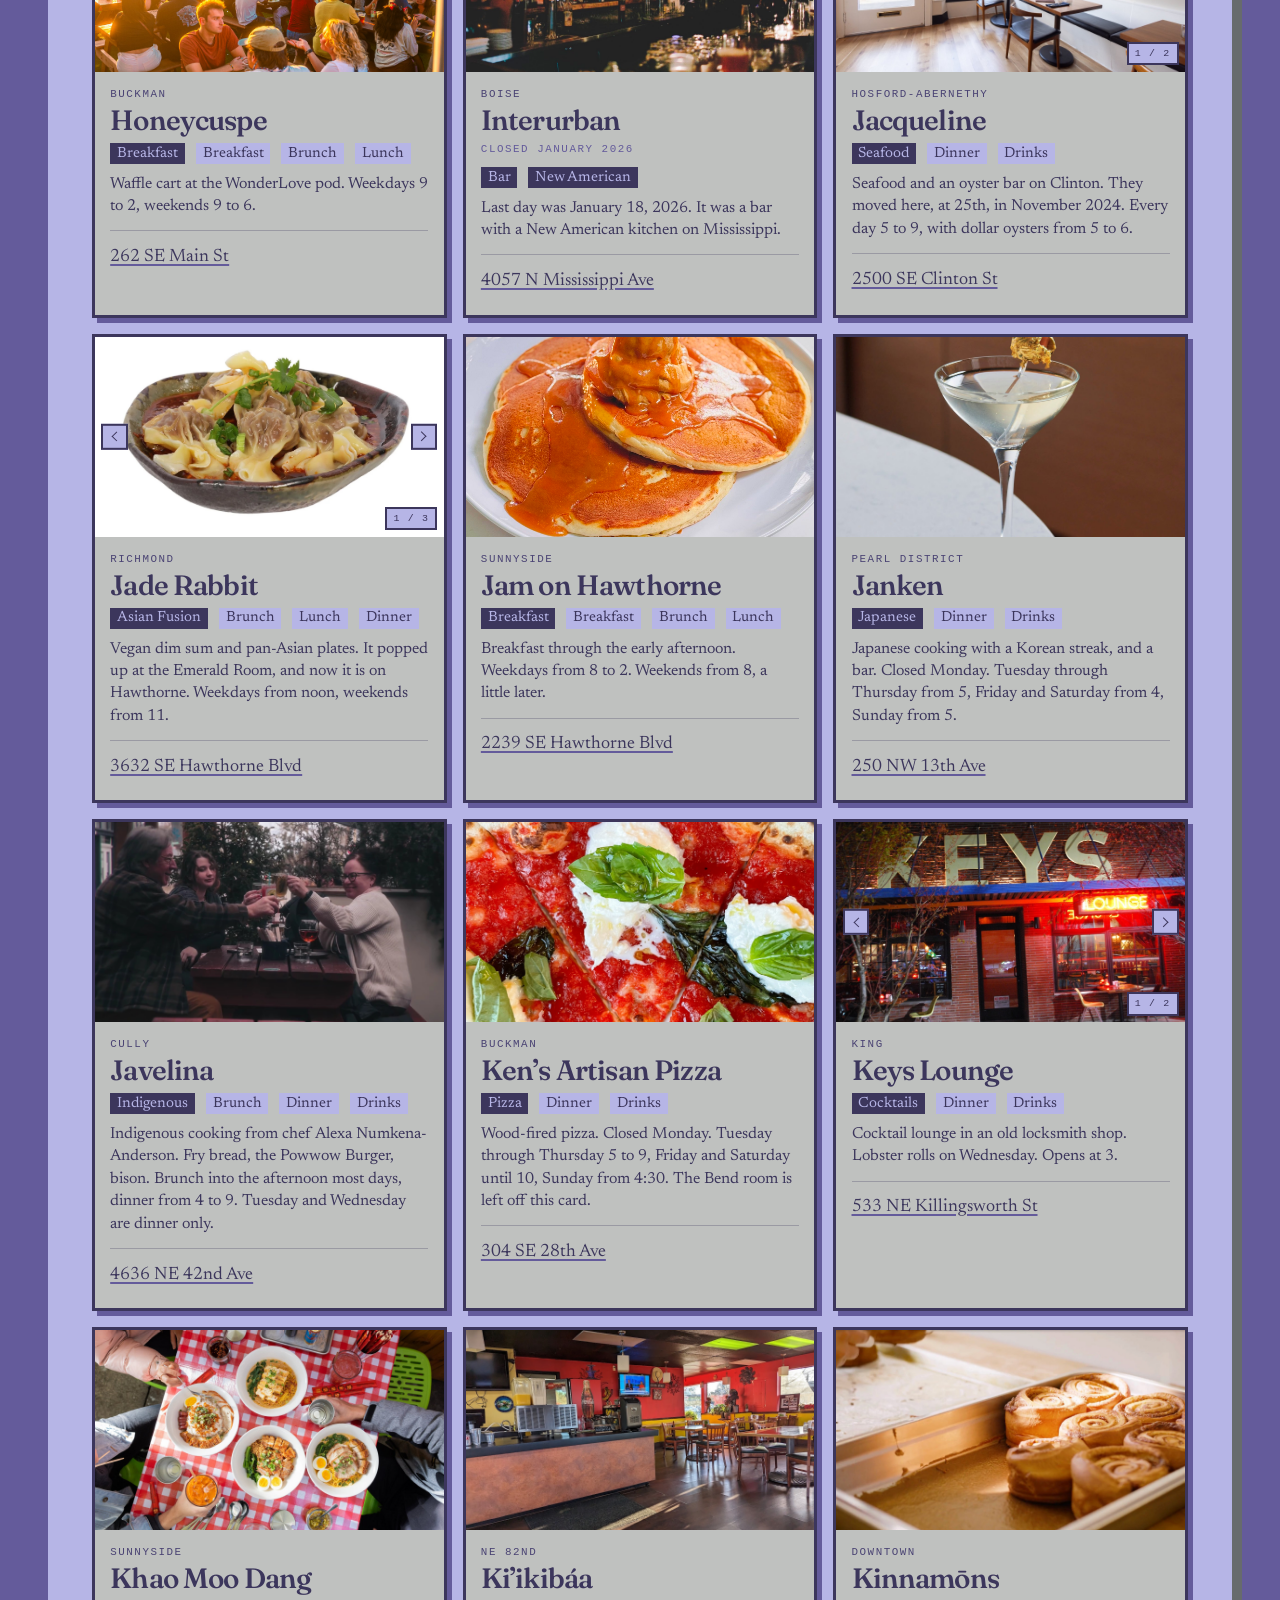
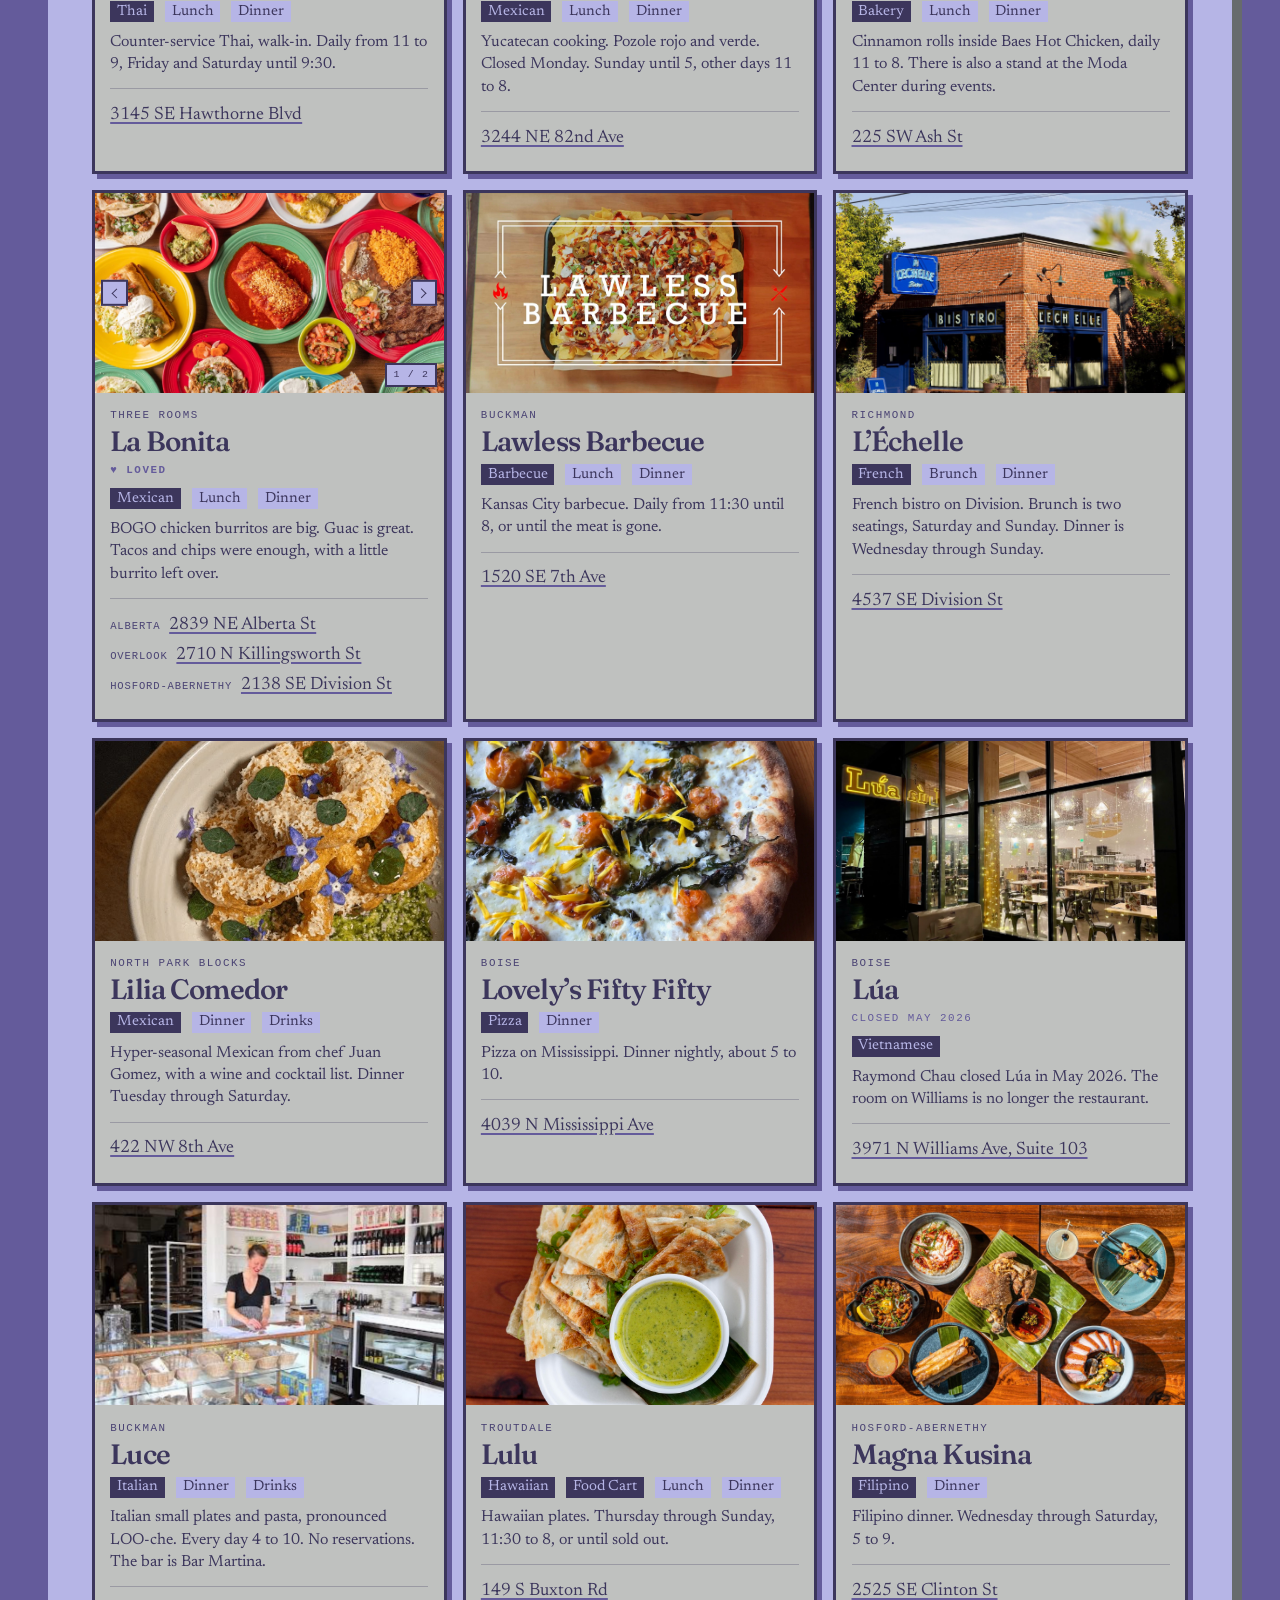
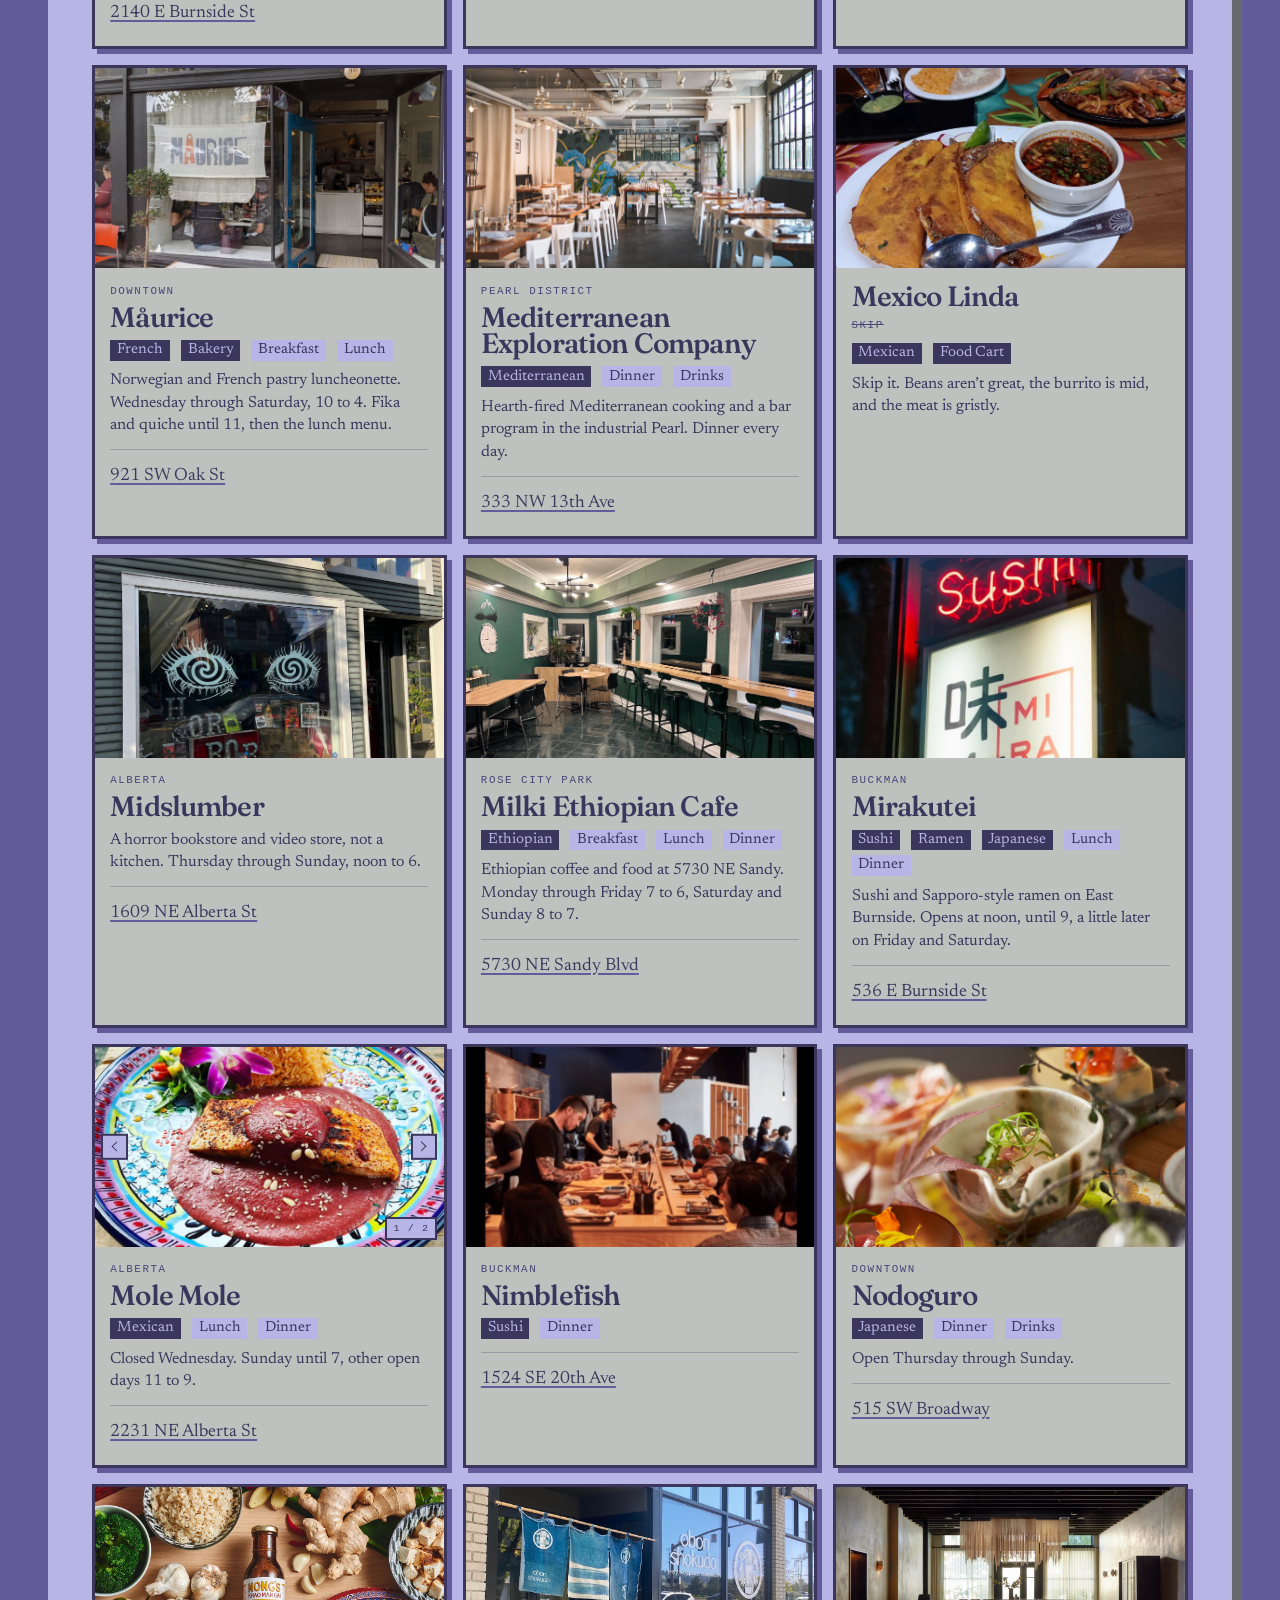
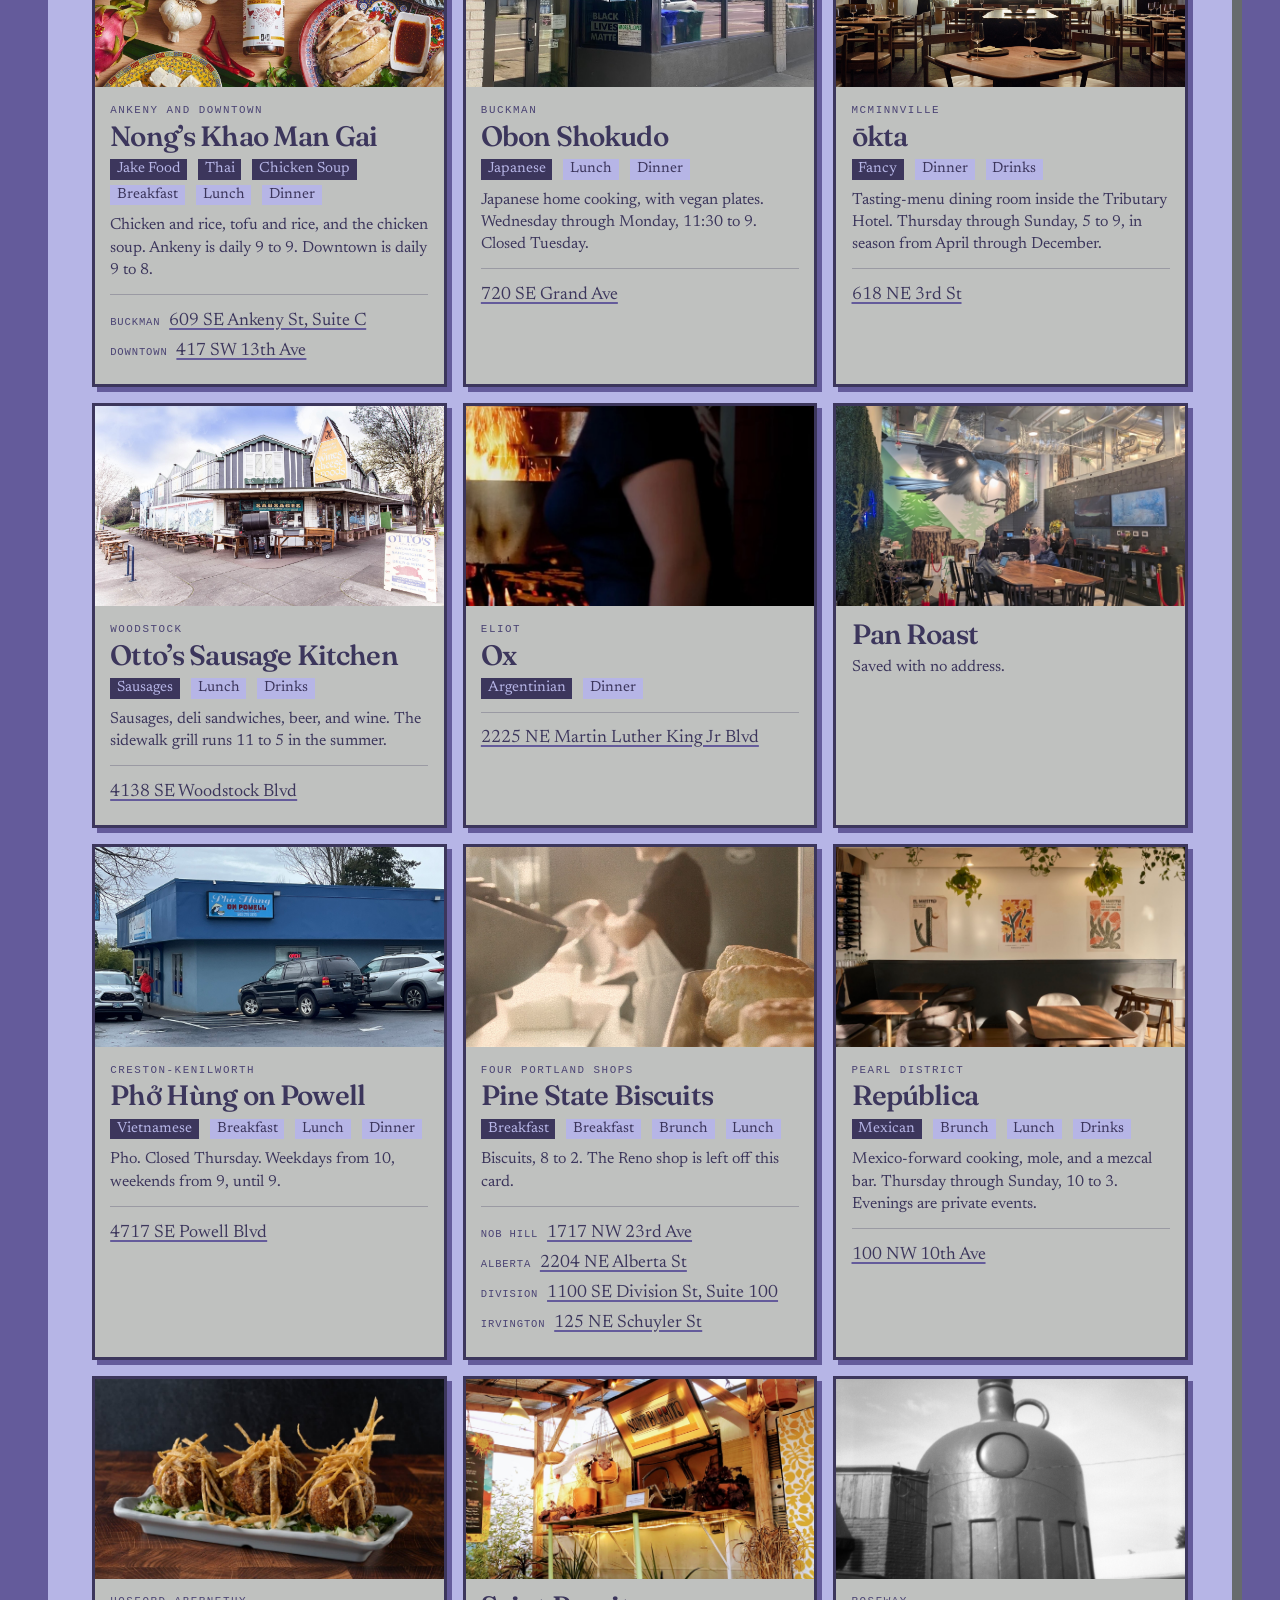
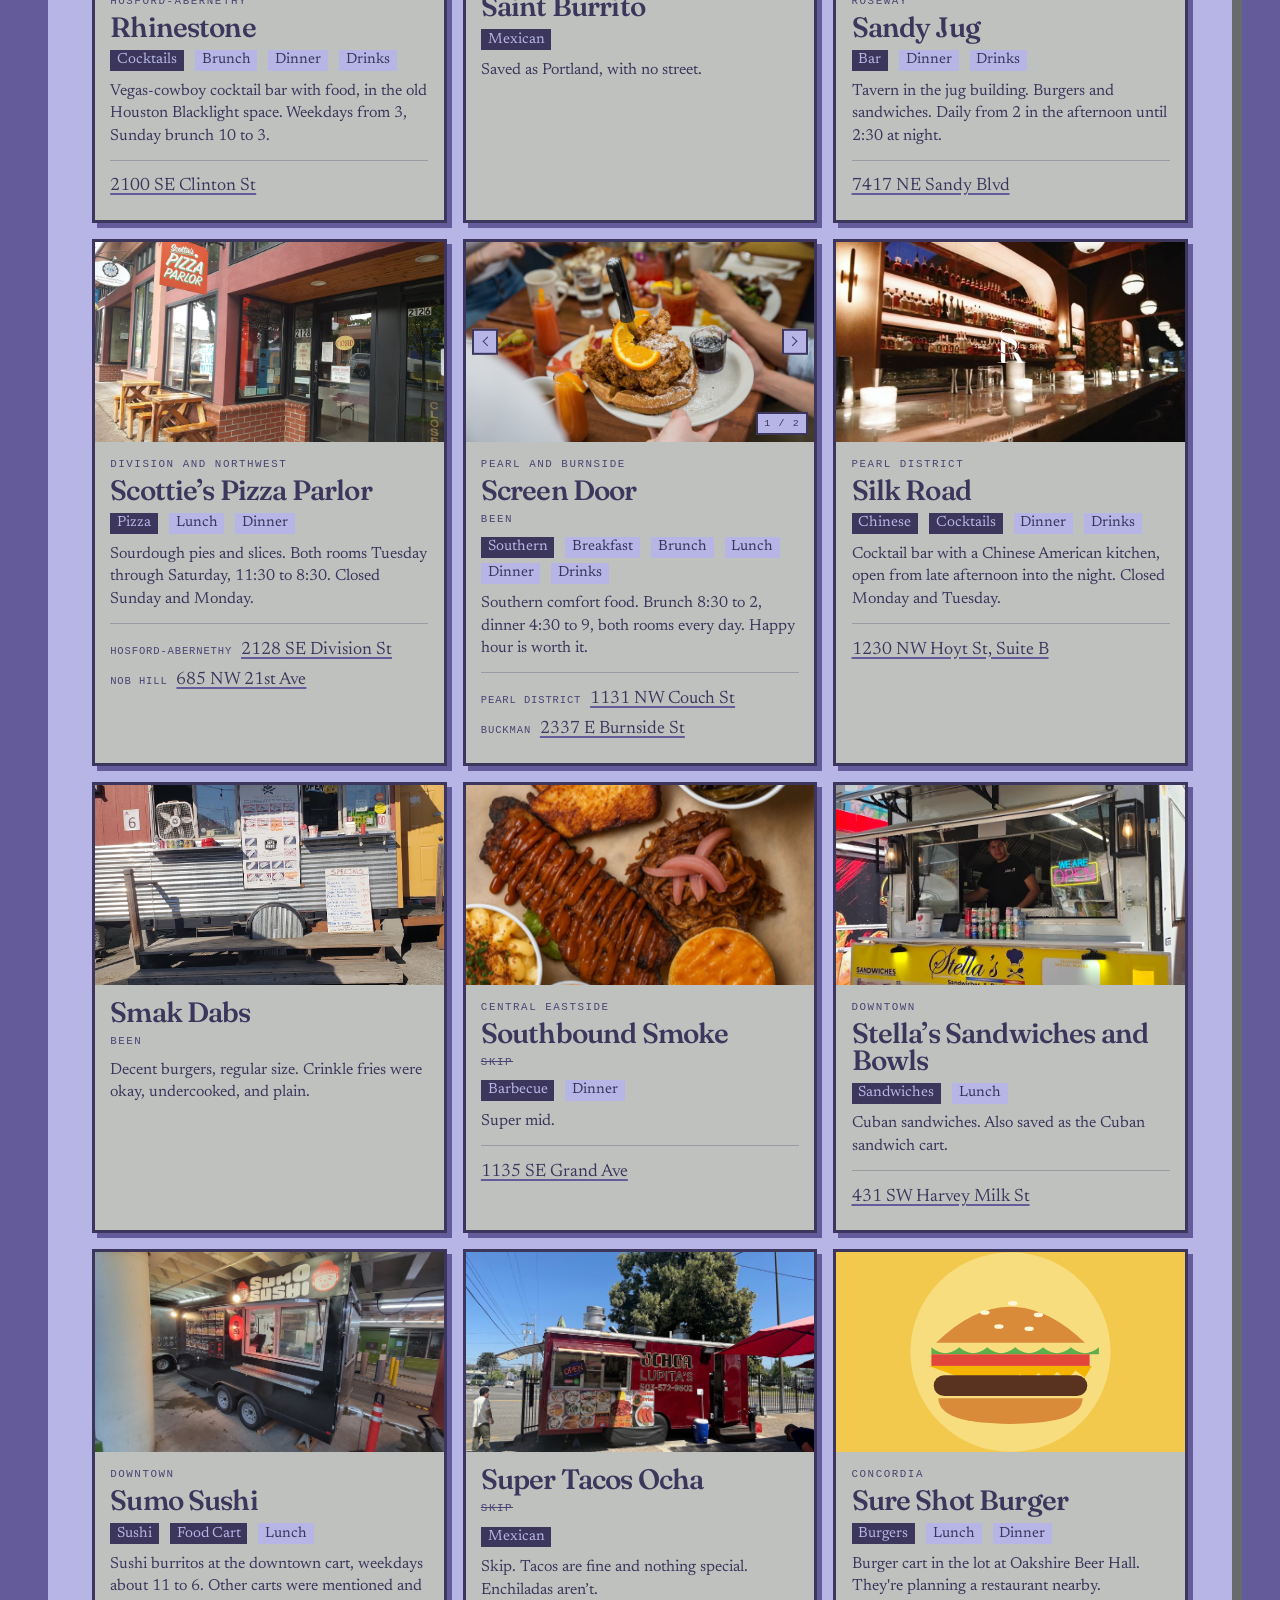
<file: PDX/restaurants.html>
<!DOCTYPE html>
<html lang="en">
<head>
  <meta charset="utf-8">
  <meta name="viewport" content="width=device-width, initial-scale=1">
  <title>Restaurants — jelp</title>
  <meta name="description" content="Portland restaurants to visit, filtered by food and by meal.">
  <meta name="theme-color" content="#645b9b">
  <link rel="icon" href="../favicon.svg" type="image/svg+xml">
  <link rel="preconnect" href="https://fonts.googleapis.com">
  <link rel="preconnect" href="https://fonts.gstatic.com" crossorigin>
  <link href="https://fonts.googleapis.com/css2?family=Fraunces:ital,opsz,wght@1,9..144,460;1,9..144,560&family=Newsreader:ital,opsz,wght@0,6..72,400;0,6..72,550;1,6..72,400&display=swap" rel="stylesheet">
  <link rel="stylesheet" href="../site.css">
</head>
<body>
  <a class="skip" href="#content">Skip to content</a>
  <div class="sheet wide">
    <header class="masthead">
      <p class="issue"><span>sleeplessgliding</span><span>No. 01</span></p>
      <div class="titleblock">
        <p class="wordmark"><a href="../index.html"><span class="j">j</span>elp</a></p>
        <p class="stamp" aria-hidden="true">Vol.<br>I</p>
      </div>
      <p class="tagline">A few pages. One list.</p>
      <nav class="contents-bar" data-nav aria-label="Pages">
        <noscript>
          <a href="../index.html">01 Front</a>
          <a href="../about.html">02 About</a>
          <a href="restaurants.html">03 Restaurants</a>
          <a href="out-and-about.html">04 Out &amp; About</a>
          <a href="../travel.html">05 Travel</a>
          <a href="../music.html">06 Music</a>
        </noscript>
      </nav>
    </header>
    <main id="content">
      <h1>Restaurants</h1>
      <p class="lede">Portland rooms to get to. Search the list, or use the menus. Inside one menu, a place matches if it has any box you checked. If you use more than one, it has to satisfy each.</p>
      <div class="filters">
        <label class="search">
          <span>Search</span>
          <input type="search" data-search placeholder="Name, food, neighborhood" autocomplete="off">
        </label>
        <div class="filter-menu" data-food-filters></div>
        <div class="filter-menu" data-meal-filters></div>
        <div class="filter-menu" data-hood-filters></div>
        <div class="filter-menu" data-status-filters></div>
      </div>
      <p class="result-line"><span data-count>Places</span><button type="button" data-clear hidden>Clear</button></p>
      <div class="place-grid" data-restaurant-list></div>
      <p class="empty" data-empty hidden>Nothing on the list matches that combination.</p>
      <noscript>
        <p class="note">The list needs JavaScript.</p>
      </noscript>
      <p class="fine">Photographs come from the restaurant or shop when they publish one. A few exteriors are from Wikimedia Commons. Addresses open a map.</p>
    </main>
    <footer class="colophon">
      <p>Set in Fraunces and Newsreader.</p>
      <p data-signature>jelp</p>
    </footer>
  </div>
  <script src="../site.js"></script>
  <script src="places.js"></script>
</body>
</html>
</file>
<file: site.css>
:root {
  --lilac: #b6b5e6;
  --indigo: #645b9b;
  --mist: #bfc1bf;
  --char: #676b6d;
  --slate: #838685;
  --desk: var(--indigo);
  --paper: var(--lilac);
  --paper-shade: var(--mist);
  --ink: #3c365c;
  --ink-soft: #4b4474;
  --stamp: var(--indigo);
  --mark: var(--mist);
  --rule: rgba(60, 54, 92, 0.28);
  --serif: "Fraunces", "Iowan Old Style", Palatino, "Palatino Linotype", Georgia, serif;
  --text: "Newsreader", "Iowan Old Style", Palatino, "Palatino Linotype", Georgia, serif;
  --mono: "SFMono-Regular", ui-monospace, Menlo, Consolas, monospace;
}

* { box-sizing: border-box; }

[hidden] { display: none !important; }

html { scroll-behavior: smooth; }

body {
  margin: 0;
  min-height: 100vh;
  color: var(--ink);
  background: var(--indigo);
  font-family: var(--text);
  font-size: 1.125rem;
  line-height: 1.55;
  padding: 1.75rem 1.15rem 3rem;
}

::selection {
  background: var(--mark);
  color: var(--ink);
}

:focus-visible {
  outline: 2px solid var(--stamp);
  outline-offset: 3px;
}

.skip {
  position: absolute;
  left: 1rem;
  top: -4rem;
  z-index: 2;
  background: var(--mark);
  color: var(--ink);
  padding: 0.35rem 0.6rem;
  font-family: var(--mono);
  font-size: 0.75rem;
  letter-spacing: 0.08em;
  text-transform: uppercase;
  text-decoration: none;
}

.skip:focus { top: 0.6rem; }

.sheet {
  position: relative;
  display: flex;
  flex-direction: column;
  max-width: 52rem;
  min-height: calc(100vh - 5rem);
  margin: 0 auto;
  padding: clamp(1.35rem, 4vw, 2.75rem);
  background: var(--paper);
  box-shadow: 10px 10px 0 var(--char);
}

.issue {
  display: flex;
  justify-content: space-between;
  gap: 1rem;
  margin: 0 0 0.85rem;
  padding-bottom: 0.4rem;
  border-bottom: 1px solid var(--ink);
  color: var(--ink-soft);
  font-family: var(--mono);
  font-size: 0.68rem;
  letter-spacing: 0.16em;
  text-transform: uppercase;
}

.titleblock {
  position: relative;
  min-height: 4.5rem;
}

.wordmark {
  margin: 0;
  font-family: var(--serif);
  font-style: normal;
  font-weight: 560;
  font-size: clamp(4.6rem, 17vw, 8.4rem);
  font-variation-settings: "SOFT" 100, "opsz" 144, "WONK" 1;
  line-height: 0.85;
  letter-spacing: -0.045em;
  padding-bottom: 0.06em;
}

.wordmark a {
  color: inherit;
  text-decoration: none;
}

.wordmark a:hover {
  background-image: linear-gradient(var(--mark), var(--mark));
  background-repeat: no-repeat;
  background-position: 0 82%;
  background-size: 100% 0.22em;
}

.j {
  display: inline-block;
  padding: 0.02em 0.08em 0.06em;
  background: var(--indigo);
  color: var(--lilac);
  line-height: 0.8;
}

.stamp {
  position: absolute;
  right: 1%;
  top: 0.15rem;
  display: grid;
  place-items: center;
  width: 5.4rem;
  height: 5.4rem;
  margin: 0;
  border: 0;
  background: var(--ink);
  color: var(--lilac);
  box-shadow: 4px 4px 0 var(--indigo);
  font-family: var(--mono);
  font-size: 0.72rem;
  font-weight: 600;
  letter-spacing: 0.14em;
  line-height: 1.15;
  text-align: center;
  text-transform: uppercase;
  transform: rotate(11deg);
  pointer-events: none;
}

.tagline {
  margin: 0.15rem 0 0;
  color: var(--ink-soft);
  font-family: var(--mono);
  font-size: 0.72rem;
  font-style: normal;
  letter-spacing: 0.16em;
  text-transform: uppercase;
}

.masthead {
  margin-bottom: 1.6rem;
  padding-bottom: 0;
}

.contents-bar {
  display: flex;
  flex-wrap: wrap;
  gap: 0.4rem 1.35rem;
  margin-top: 0.95rem;
}

.contents-bar a {
  color: var(--ink);
  font-size: 1.08rem;
  text-decoration: none;
}

.contents-bar .num {
  margin-right: 0.35rem;
  color: var(--ink-soft);
  font-family: var(--mono);
  font-size: 0.68rem;
  letter-spacing: 0.08em;
}

.contents-bar a[aria-current="page"] {
  background-image: linear-gradient(var(--mark), var(--mark));
  background-repeat: no-repeat;
  background-position: 0 88%;
  background-size: 100% 0.42em;
}

main { margin-bottom: 2.25rem; }

.lede {
  max-width: 38rem;
  margin: 0;
  font-size: 1.35rem;
  line-height: 1.4;
}

main h1 {
  margin: 0.2rem 0 0.9rem;
  font-family: var(--serif);
  font-style: normal;
  font-weight: 560;
  font-size: clamp(2.5rem, 6vw, 3.5rem);
  font-variation-settings: "SOFT" 30, "opsz" 72, "WONK" 1;
  letter-spacing: -0.03em;
  line-height: 0.95;
}

main h2 {
  margin: 2.1rem 0 0.35rem;
  font-family: var(--serif);
  font-style: normal;
  font-weight: 560;
  font-size: 1.85rem;
  letter-spacing: -0.02em;
}

main p { max-width: 40rem; }

.section-label {
  margin: 2rem 0 0.15rem;
  color: var(--ink-soft);
  font-family: var(--mono);
  font-size: 0.68rem;
  font-weight: 400;
  letter-spacing: 0.18em;
  text-transform: uppercase;
}

.page-list {
  list-style: none;
  max-width: 40rem;
  margin: 0;
  padding: 0;
}

.page-list a {
  display: grid;
  grid-template-columns: 3.2rem 1fr;
  grid-template-areas:
    "num title"
    "num blurb";
  gap: 0.1rem 0.85rem;
  padding: 0.85rem 0.15rem;
  border-bottom: 1px solid var(--rule);
  color: inherit;
  text-decoration: none;
}

.page-list .num {
  grid-area: num;
  color: var(--stamp);
  font-family: var(--serif);
  font-style: italic;
  font-size: 1.85rem;
  font-variation-settings: "opsz" 36, "SOFT" 40;
  line-height: 1;
  padding-top: 0.15rem;
}

.page-list .title {
  grid-area: title;
  font-family: var(--serif);
  font-size: 1.45rem;
  font-weight: 520;
  letter-spacing: -0.02em;
  line-height: 1.15;
}

.page-list .blurb {
  grid-area: blurb;
  color: var(--ink-soft);
  font-size: 1.02rem;
}

.page-list a:hover .title {
  background-image: linear-gradient(var(--mark), var(--mark));
  background-repeat: no-repeat;
  background-position: 0 92%;
  background-size: 100% 0.34em;
}

.here {
  display: inline-block;
  margin-left: 0.55rem;
  color: var(--stamp);
  font-family: var(--mono);
  font-size: 0.62rem;
  font-style: normal;
  font-weight: 500;
  letter-spacing: 0.14em;
  text-transform: uppercase;
  vertical-align: 0.25rem;
}

.steps {
  max-width: 40rem;
  margin: 0.4rem 0 0;
  padding: 0;
  list-style: none;
  counter-reset: step;
}

.steps li {
  position: relative;
  padding: 0.85rem 0 0.85rem 3.1rem;
  border-top: 1px solid var(--rule);
  counter-increment: step;
}

.steps li::before {
  content: counter(step, decimal-leading-zero);
  position: absolute;
  left: 0;
  top: 0.85rem;
  color: var(--stamp);
  font-family: var(--serif);
  font-style: italic;
  font-size: 1.45rem;
  font-variation-settings: "opsz" 36;
  line-height: 1.1;
}

.steps strong {
  font-weight: 550;
}

main a {
  color: inherit;
  text-decoration-color: var(--stamp);
  text-decoration-thickness: 2px;
  text-underline-offset: 0.16em;
}

main a:hover {
  background-image: linear-gradient(var(--mark), var(--mark));
  background-repeat: no-repeat;
  background-position: 0 88%;
  background-size: 100% 0.38em;
}

code {
  font-family: var(--mono);
  font-size: 0.86em;
  background: var(--paper-shade);
  padding: 0.05em 0.28em;
}

.return {
  margin-top: 1.5rem;
}

.colophon {
  display: flex;
  justify-content: space-between;
  gap: 1rem;
  margin-top: auto;
  padding-top: 0.65rem;
  border-top: 1px solid var(--ink);
  color: var(--ink-soft);
  font-family: var(--mono);
  font-size: 0.68rem;
  letter-spacing: 0.12em;
  text-transform: uppercase;
}

.colophon p { margin: 0; }

@media (max-width: 640px) {
  body { padding: 0.85rem 0.7rem 2rem; }

  .sheet {
    box-shadow: 6px 6px 0 var(--char);
  }

  .titleblock {
    display: flex;
    flex-wrap: wrap;
    align-items: flex-end;
    justify-content: space-between;
    gap: 0.5rem 1rem;
  }

  .stamp {
    position: static;
    width: 4.3rem;
    height: 4.3rem;
    font-size: 0.62rem;
    transform: rotate(8deg);
  }

  .wordmark { font-size: clamp(4.2rem, 24vw, 6rem); }

  .colophon { flex-direction: column; }

  .page-list a { grid-template-columns: 2.6rem 1fr; }
}

@media (prefers-reduced-motion: reduce) {
  html { scroll-behavior: auto; }
}

.sheet.wide { max-width: 74rem; }

.filters {
  display: flex;
  flex-wrap: wrap;
  gap: 0.55rem;
  margin-top: 1.15rem;
  align-items: flex-start;
}

.filter-menu {
  position: relative;
  flex: 1 1 12.5rem;
  max-width: 18rem;
}

.filter-toggle {
  position: relative;
  display: flex;
  flex-direction: column;
  align-items: flex-start;
  gap: 0.12rem;
  width: 100%;
  padding: 0.42rem 1.7rem 0.48rem 0.7rem;
  border: 1px solid var(--ink);
  background: var(--mist);
  color: var(--ink);
  font: inherit;
  text-align: left;
  cursor: pointer;
}

.filter-toggle::after {
  content: "";
  position: absolute;
  top: 50%;
  right: 0.72rem;
  width: 0.38rem;
  height: 0.38rem;
  border-right: 1.5px solid var(--ink);
  border-bottom: 1.5px solid var(--ink);
  transform: translateY(-70%) rotate(45deg);
}

.filter-toggle[aria-expanded="true"]::after {
  transform: translateY(-30%) rotate(225deg);
}

.filter-legend {
  color: var(--ink-soft);
  font-family: var(--mono);
  font-size: 0.66rem;
  letter-spacing: 0.16em;
  text-transform: uppercase;
}

.filter-summary {
  max-width: 100%;
  overflow: hidden;
  font-family: var(--serif);
  font-size: 1.2rem;
  font-style: normal;
  line-height: 1.15;
  text-overflow: ellipsis;
  white-space: nowrap;
}

.filter-toggle.is-set .filter-summary {
  background-image: linear-gradient(var(--lilac), var(--lilac));
  background-repeat: no-repeat;
  background-position: 0 88%;
  background-size: 100% 0.32em;
}

.filter-panel {
  position: absolute;
  z-index: 4;
  top: calc(100% - 1px);
  left: 0;
  right: 0;
  max-height: 16rem;
  overflow: auto;
  border: 1px solid var(--ink);
  background: var(--mist);
  padding: 0.3rem 0;
}

.filter-panel label {
  display: flex;
  align-items: baseline;
  gap: 0.5rem;
  margin: 0;
  padding: 0.28rem 0.75rem;
  cursor: pointer;
}

.filter-panel label:hover {
  background: var(--lilac);
}

.filter-panel input {
  accent-color: var(--stamp);
}

.result-line button {
  font: inherit;
  color: var(--ink);
  background: none;
  border: 0;
  padding: 0.05rem 0.02rem 0.12rem;
  cursor: pointer;
}

.result-line {
  display: flex;
  justify-content: space-between;
  align-items: baseline;
  gap: 1rem;
  margin: 0.95rem 0 0;
  color: var(--ink-soft);
  font-family: var(--mono);
  font-size: 0.68rem;
  letter-spacing: 0.14em;
  text-transform: uppercase;
}

.result-line button {
  color: var(--stamp);
  letter-spacing: 0.14em;
  text-transform: uppercase;
}

.place-grid {
  display: grid;
  grid-template-columns: repeat(auto-fill, minmax(16.75rem, 1fr));
  gap: 1rem;
  margin-top: 0.85rem;
}

.place-card {
  display: flex;
  flex-direction: column;
  border: 3px solid var(--ink);
  background: var(--mist);
  box-shadow: 5px 5px 0 var(--indigo);
}

.place-card .photo {
  display: block;
  background: var(--paper-shade);
}

.place-card .photo img,
.place-card .slide {
  display: block;
  width: 100%;
  height: 12.5rem;
  object-fit: cover;
}

.carousel {
  position: relative;
  height: 12.5rem;
  overflow: hidden;
  touch-action: pan-y;
}

.carousel .slides {
  display: flex;
  height: 100%;
  transition: transform 220ms ease;
}

.carousel .slide {
  flex: 0 0 100%;
}

.carousel-prev,
.carousel-next,
.carousel-count {
  position: absolute;
  z-index: 1;
  border: 2px solid var(--ink);
  background: var(--lilac);
  color: var(--ink);
}

.carousel-prev,
.carousel-next {
  top: 50%;
  width: 1.65rem;
  height: 1.65rem;
  margin: 0;
  padding: 0;
  transform: translateY(-50%);
  cursor: pointer;
}

.carousel-prev { left: 0.4rem; }
.carousel-next { right: 0.4rem; }

.carousel-prev::after,
.carousel-next::after {
  content: "";
  display: block;
  width: 0.38rem;
  height: 0.38rem;
  margin: 0 auto;
  border-top: 1.5px solid var(--ink);
  border-right: 1.5px solid var(--ink);
}

.carousel-prev::after { transform: rotate(-135deg); margin-left: 0.62rem; }
.carousel-next::after { transform: rotate(45deg); margin-right: 0.62rem; }

.carousel-prev:hover,
.carousel-next:hover {
  background: var(--mark);
}

.carousel-count {
  right: 0.4rem;
  bottom: 0.4rem;
  margin: 0;
  padding: 0.12rem 0.38rem;
  font-family: var(--mono);
  font-size: 0.62rem;
  letter-spacing: 0.12em;
}

.search {
  display: flex;
  flex-direction: column;
  gap: 0.15rem;
  flex: 1 1 100%;
}

.search span {
  color: var(--ink-soft);
  font-family: var(--mono);
  font-size: 0.66rem;
  letter-spacing: 0.16em;
  text-transform: uppercase;
}

.search input {
  width: 100%;
  margin: 0;
  padding: 0.48rem 0.7rem;
  border: 1px solid var(--ink);
  background: var(--mist);
  color: var(--ink);
  font-family: var(--serif);
  font-size: 1.25rem;
}

.search input::placeholder {
  color: var(--ink-soft);
}

.closed {
  margin: 0.45rem 0 0;
  color: var(--stamp);
  font-family: var(--mono);
  font-size: 0.68rem;
  letter-spacing: 0.14em;
  text-transform: uppercase;
}

.status {
  margin: 0.45rem 0 0;
  color: var(--ink-soft);
  font-family: var(--mono);
  font-size: 0.68rem;
  letter-spacing: 0.14em;
  text-transform: uppercase;
}

.status-loved {
  color: var(--stamp);
  font-weight: 700;
}

.status-loved::before {
  content: "♥ ";
}

.status-skip {
  text-decoration: line-through;
}

main a.photo,
main a.photo:hover,
.place-card h2 a,
.place-card h2 a:hover {
  background-image: none;
  text-decoration: none;
}

.place-card h2 a:hover {
  background-image: linear-gradient(var(--lilac), var(--lilac));
  background-repeat: no-repeat;
  background-position: 0 88%;
  background-size: 100% 0.34em;
}

.place-body { padding: 0.9rem 0.95rem 1rem; }

.hood {
  margin: 0 0 0.25rem;
  color: var(--ink-soft);
  font-family: var(--mono);
  font-size: 0.68rem;
  letter-spacing: 0.14em;
  text-transform: uppercase;
}

.place-card h2,
.directory h2 {
  margin: 0;
  font-family: var(--serif);
  font-style: normal;
  font-weight: 560;
  font-size: 1.75rem;
  letter-spacing: -0.03em;
  line-height: 0.95;
}

.tags {
  display: flex;
  flex-wrap: wrap;
  gap: 0.3rem 0.7rem;
  margin: 0.6rem 0 0;
}

.tag {
  padding: 0.08rem 0.42rem 0.12rem;
  font-family: var(--text);
  font-size: 0.92rem;
  letter-spacing: 0;
  line-height: 1.2;
}

.tag-food {
  background: var(--ink);
  color: var(--lilac);
}

.tag-meal {
  background: var(--lilac);
  color: var(--ink);
}

.place-card .note,
.directory .note {
  margin: 0.55rem 0 0;
  color: var(--ink);
  font-size: 1rem;
  line-height: 1.4;
}

.addresses {
  list-style: none;
  margin: 0.8rem 0 0;
  padding: 0.65rem 0 0;
  border-top: 1px solid var(--rule);
}

.addresses li {
  display: flex;
  flex-wrap: wrap;
  gap: 0.25rem 0.55rem;
  align-items: baseline;
  margin: 0.15rem 0;
}

.place-card .credit {
  margin: 0.7rem 0 0;
  color: var(--ink-soft);
  font-family: var(--mono);
  font-size: 0.6rem;
  letter-spacing: 0.04em;
}

.place-card .credit a {
  color: inherit;
}

.spot-label {
  color: var(--ink-soft);
  font-family: var(--mono);
  font-size: 0.66rem;
  letter-spacing: 0.08em;
  text-transform: uppercase;
}

.empty {
  margin: 1.25rem 0 0;
  font-family: var(--serif);
  font-style: normal;
  font-size: 1.7rem;
}

.fine {
  margin: 1.2rem 0 0;
  max-width: 40rem;
  color: var(--ink-soft);
  font-size: 0.95rem;
}

.directory {
  list-style: none;
  max-width: 40rem;
  margin: 0.4rem 0 0;
  padding: 0;
}

.directory li {
  padding: 1rem 0;
  border-top: 1px solid var(--rule);
}

.directory h2 a,
.directory h2 a:hover {
  color: inherit;
  text-decoration: none;
  background-image: none;
}

.directory h2 a:hover {
  background-image: linear-gradient(var(--mark), var(--mark));
  background-repeat: no-repeat;
  background-position: 0 88%;
  background-size: 100% 0.34em;
}

.result-actions {
  display: flex;
  gap: 1.1rem;
}

.result-line:has(+ .album-list) {
  max-width: none;
}

.album-list {
  list-style: none;
  margin: 0.85rem 0 0;
  padding: 0;
  border-top: 3px solid var(--ink);
}

.album-row {
  display: grid;
  grid-template-columns: 3.5rem minmax(0, 1fr) auto;
  align-items: center;
  gap: 0.9rem;
  padding: 0.55rem 0;
  border-bottom: 1px solid var(--rule);
}

.album-cover {
  display: block;
  width: 3.5rem;
  height: 3.5rem;
  border: 2px solid var(--ink);
  background: var(--paper-shade);
}

.album-cover a,
.album-cover img {
  display: block;
  width: 100%;
  height: 100%;
}

.album-cover img {
  object-fit: cover;
}

.album-row h2 {
  margin: 0;
  font-family: var(--serif);
  font-style: italic;
  font-weight: 560;
  font-size: 1.2rem;
  letter-spacing: -0.02em;
  line-height: 1.1;
}

.album-row h2 a,
.album-row h2 a:hover {
  color: var(--ink);
  text-decoration: none;
}

.album-row h2 a:hover {
  text-decoration: underline;
}

.album-meta {
  display: flex;
  flex-wrap: wrap;
  gap: 0.15rem 0.7rem;
  margin: 0.25rem 0 0;
  font-family: var(--mono);
  font-size: 0.66rem;
  letter-spacing: 0.12em;
  text-transform: uppercase;
}

.album-artist {
  color: var(--ink);
}

.album-genres {
  color: var(--ink-soft);
}

.album-copy {
  display: flex;
  gap: 0.4rem;
}

.album-copy button {
  min-height: 2rem;
  padding: 0.3rem 0.5rem;
  color: var(--ink);
  background: var(--mist);
  border: 2px solid var(--ink);
  box-shadow: 2px 2px 0 var(--indigo);
  font-family: var(--mono);
  font-size: 0.62rem;
  letter-spacing: 0.12em;
  text-transform: uppercase;
  white-space: nowrap;
  cursor: pointer;
}

.album-copy button:hover,
.album-copy button.is-copied {
  color: var(--lilac);
  background: var(--ink);
}

@media (max-width: 640px) {
  .album-row {
    grid-template-columns: 3.5rem minmax(0, 1fr);
    row-gap: 0.45rem;
  }

  .album-copy {
    grid-column: 2;
  }

  .album-copy button {
    min-height: 2.4rem;
  }
}
</file>
